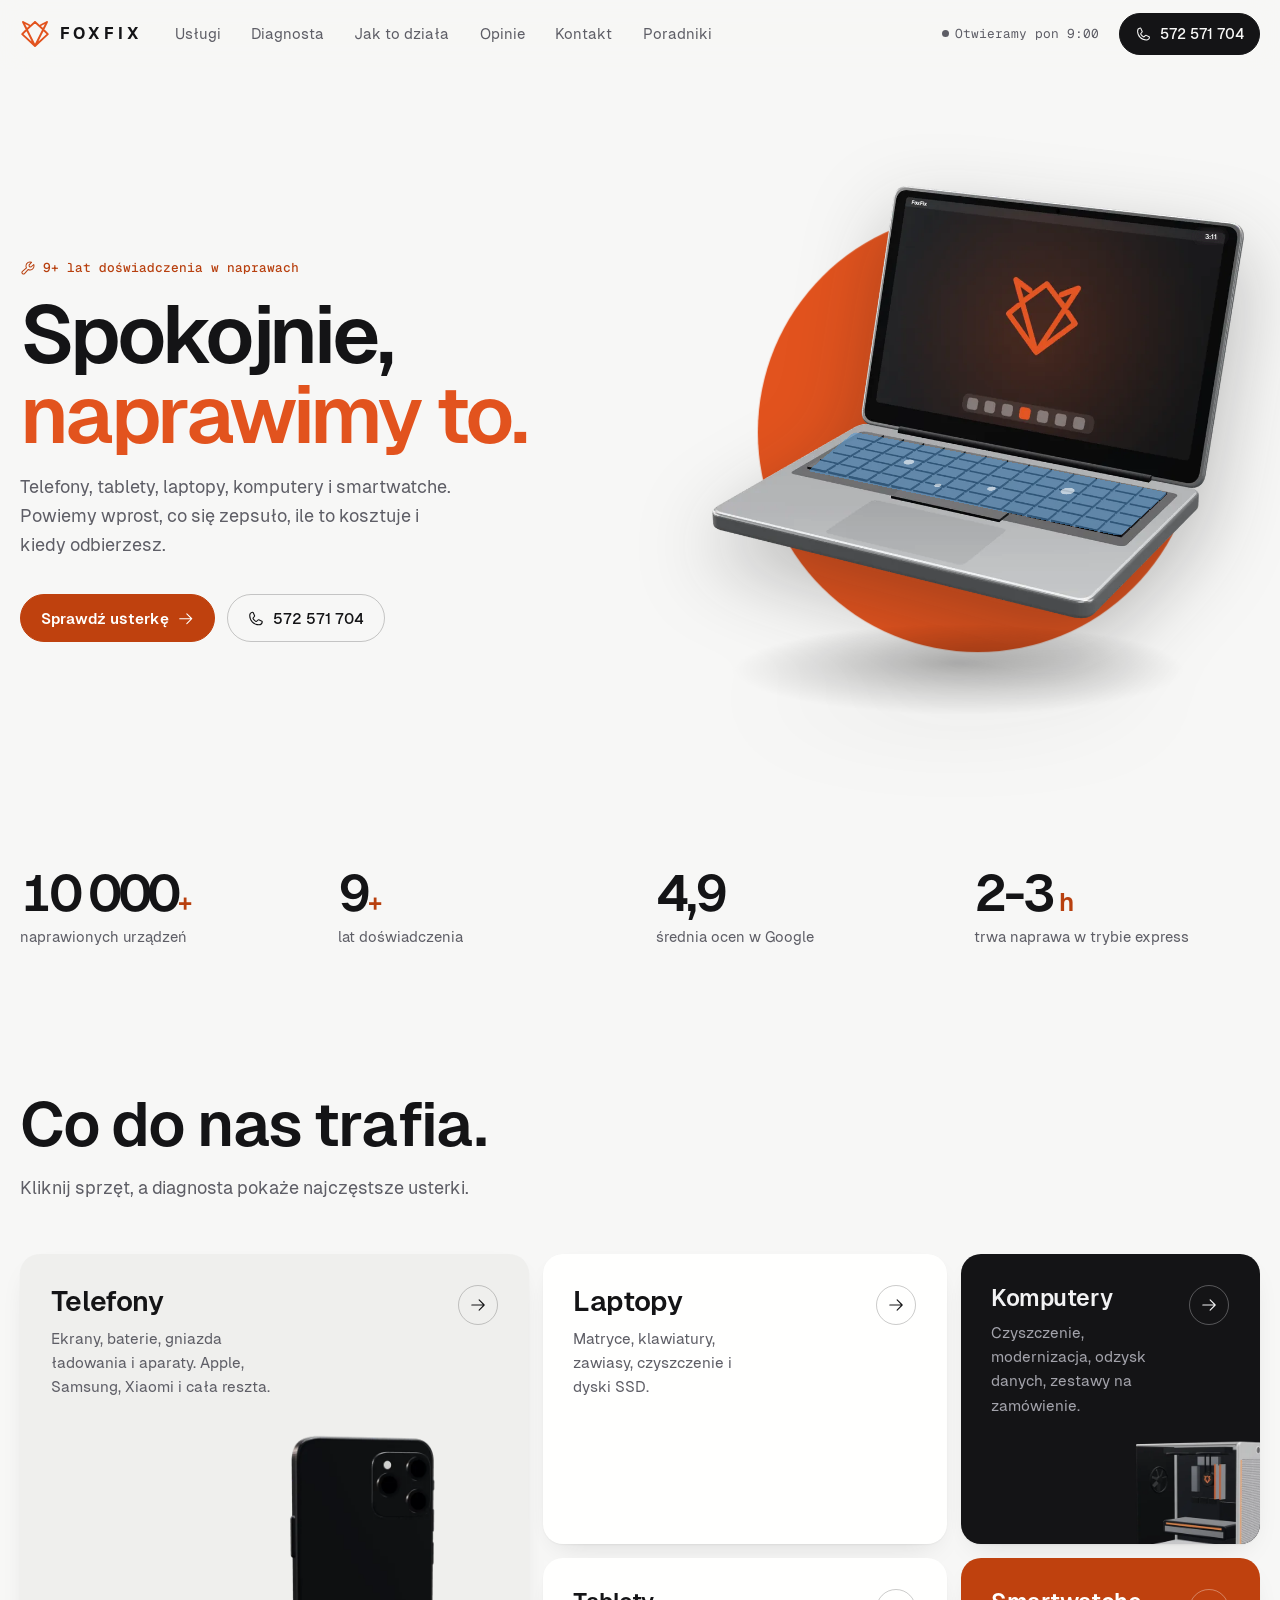
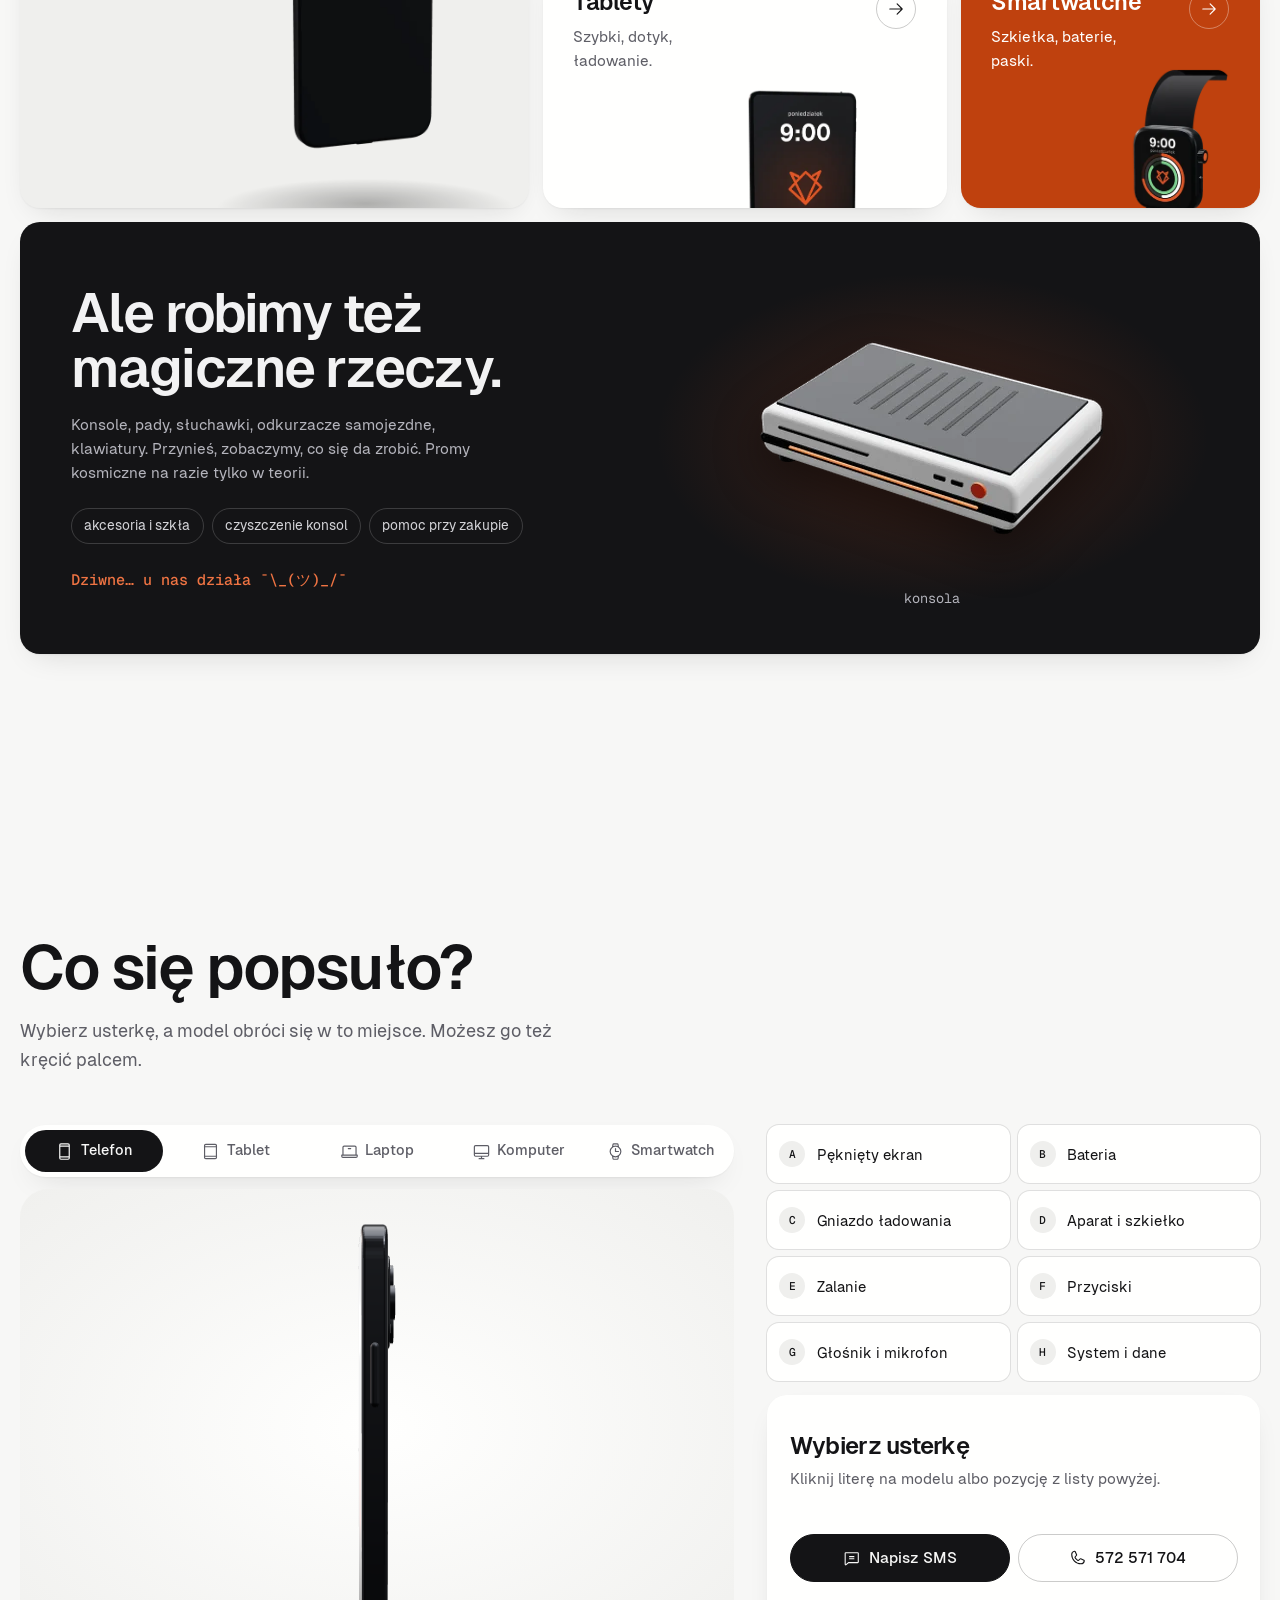
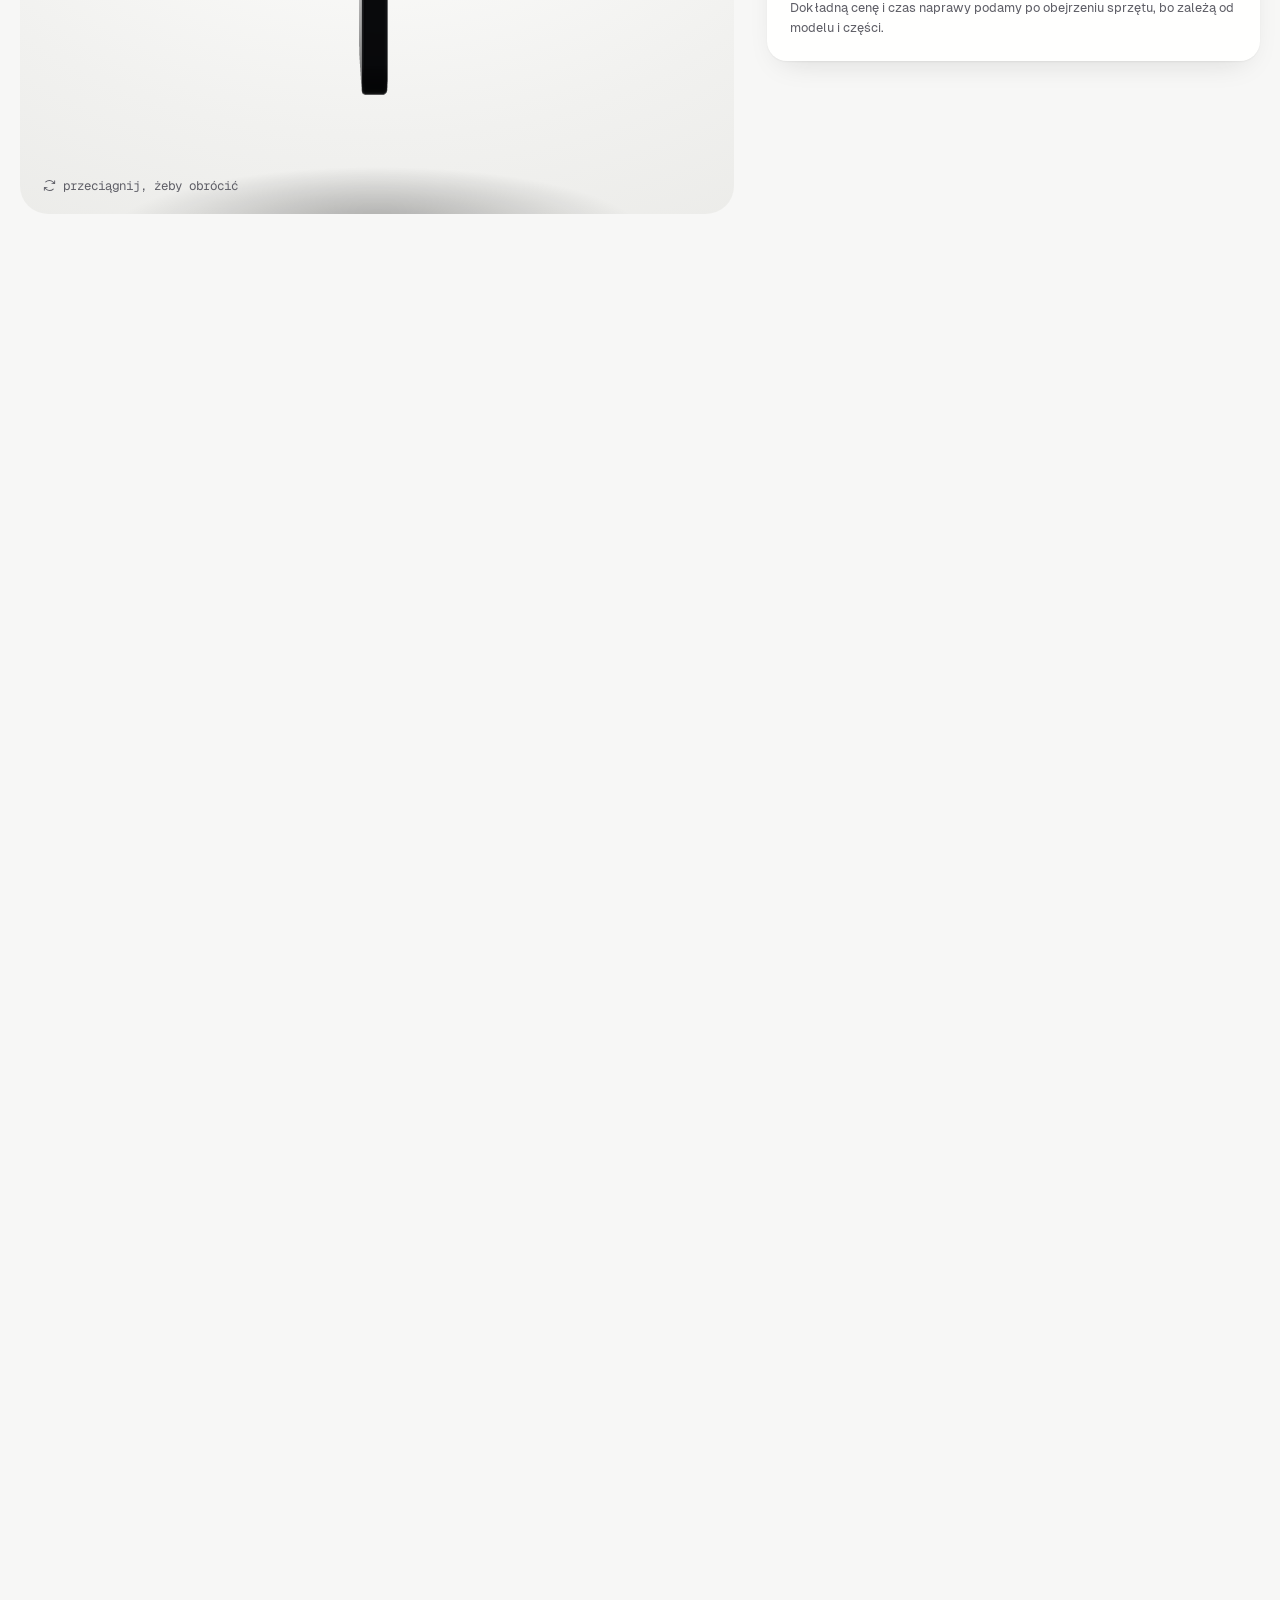
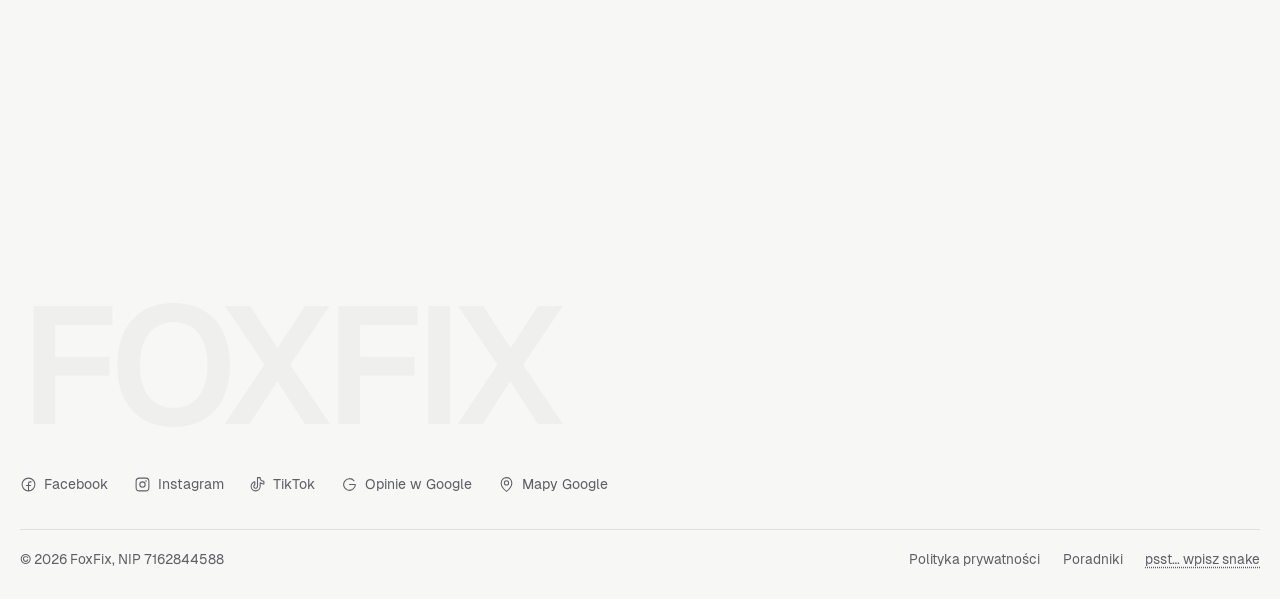
<file: index.html>
<!doctype html>
<html lang="pl">
<head>
<meta charset="utf-8">
<meta name="viewport" content="width=device-width, initial-scale=1">
<title>FoxFix | Serwis telefonów, laptopów, PC i smartwatchy w Kurowie</title>
<meta name="description" content="Zbity ekran, słaba bateria, zalanie albo wolny laptop? Naprawiamy telefony, laptopy, komputery, tablety i smartwatche w Kurowie, ul. Lubelska 21.">
<meta name="theme-color" content="#F7F7F6" media="(prefers-color-scheme: light)">
<meta name="theme-color" content="#0F0F11" media="(prefers-color-scheme: dark)">
<link rel="canonical" href="https://foxfix.it/">
<meta property="og:type" content="website">
<meta property="og:locale" content="pl_PL">
<meta property="og:site_name" content="FoxFix">
<meta property="og:url" content="https://foxfix.it/">
<meta property="og:title" content="FoxFix Kurów | Spokojnie, naprawimy to">
<meta property="og:description" content="Serwis telefonów, laptopów, komputerów, tabletów i smartwatchy. Kurów, ul. Lubelska 21, tel. 572 571 704">
<meta property="og:image" content="https://foxfix.it/img/og.jpg">
<meta property="og:image:type" content="image/jpeg">
<meta property="og:image:width" content="1200">
<meta property="og:image:height" content="630">
<meta property="og:image:alt" content="FoxFix, serwis telefonów i laptopów w Kurowie: Spokojnie, naprawimy to.">
<meta name="twitter:card" content="summary_large_image">
<meta name="twitter:title" content="FoxFix Kurów | Spokojnie, naprawimy to">
<meta name="twitter:description" content="Serwis telefonów, laptopów, komputerów, tabletów i smartwatchy. Kurów, ul. Lubelska 21, tel. 572 571 704">
<meta name="twitter:image" content="https://foxfix.it/img/og.jpg">
<link rel="icon" href="favicon.png" type="image/png">
<script>
(()=>{const I={telefon:['telefon-przod',299,599,46],tablet:['tablet',355,710,62],laptop:['laptop',500,1000,96],zegarek:['zegarek',350,701,64],pc:['pc',376,753,74]},K=Object.keys(I);let k;
try{k=sessionStorage.getItem('fx-dev');if(!I[k]){const last=localStorage.getItem('fx-dev-last');const pool=K.filter(x=>x!==last);k=pool[Math.random()*pool.length|0];sessionStorage.setItem('fx-dev',k);localStorage.setItem('fx-dev-last',k)}}catch(e){k=K[Math.random()*K.length|0]}
window.FX_K=k;const [n,sw,w,p]=I[k],l=document.createElement('link');l.rel='preload';l.as='image';l.fetchPriority='high';l.imageSrcset='img/'+n+'-s.webp '+sw+'w, img/'+n+'.webp '+w+'w';l.imageSizes='(max-width:900px) '+Math.round(p*3.4)+'px, '+Math.round(p*6.2)+'px';document.head.append(l)})();
</script>
<link rel="preload" href="fonts/geist-sans-latin-600-normal.woff2" as="font" type="font/woff2" crossorigin><link rel="preload" href="fonts/geist-sans-latin-400-normal.woff2" as="font" type="font/woff2" crossorigin>
<link rel="stylesheet" href="css/base.css">
<script type="application/ld+json">
{"@context":"https://schema.org","@type":"ElectronicsStore","name":"FoxFix","slogan":"Spokojnie, naprawimy to","url":"https://foxfix.it/","image":"https://foxfix.it/img/og.jpg","telephone":"+48572571704","vatID":"7162844588",
"address":{"@type":"PostalAddress","streetAddress":"ul. Lubelska 21","postalCode":"24-170","addressLocality":"Kurów","addressCountry":"PL"},
"openingHoursSpecification":[{"@type":"OpeningHoursSpecification","dayOfWeek":"Monday","opens":"09:00","closes":"19:00"},{"@type":"OpeningHoursSpecification","dayOfWeek":["Tuesday","Wednesday","Thursday"],"opens":"09:00","closes":"17:00"}],
"aggregateRating":{"@type":"AggregateRating","ratingValue":"4.9","bestRating":"5"},
"sameAs":["https://www.facebook.com/foxfixserwis","https://www.instagram.com/foxfixserwis/","https://www.tiktok.com/@foxfixserwis","https://share.google/2t6wbJfJ9yxMKVWvH"]}
</script>
<link rel="stylesheet" href="css/index.css">
<noscript><style>.dev{width:46%;aspect-ratio:599/1200}</style></noscript>
</head>
<body>
<svg xmlns="http://www.w3.org/2000/svg" style="position:absolute;width:0;height:0;overflow:hidden" aria-hidden="true" focusable="false"><symbol id="fox" viewBox="-5 -5 110 110"><path fill="none" stroke="currentColor" stroke-width="7" stroke-linecap="round" stroke-linejoin="round" d="M6 6 50 94 94 6M6 6l22 11M94 6 72 17M50 6 19.6 33.3M50 6l30.4 27.3M15.5 38 3 50.5 50 94M84.5 38 97 50.5 50 94"/></symbol><symbol id="i-phone" viewBox="0 0 256 256"><g fill="currentColor"><path d="M176,16H80A24,24,0,0,0,56,40V216a24,24,0,0,0,24,24h96a24,24,0,0,0,24-24V40A24,24,0,0,0,176,16ZM72,64H184V192H72Zm8-32h96a8,8,0,0,1,8,8v8H72V40A8,8,0,0,1,80,32Zm96,192H80a8,8,0,0,1-8-8v-8H184v8A8,8,0,0,1,176,224Z"/></g></symbol><symbol id="i-tablet" viewBox="0 0 256 256"><g fill="currentColor"><path d="M192,24H64A24,24,0,0,0,40,48V208a24,24,0,0,0,24,24H192a24,24,0,0,0,24-24V48A24,24,0,0,0,192,24ZM56,72H200V184H56Zm8-32H192a8,8,0,0,1,8,8v8H56V48A8,8,0,0,1,64,40ZM192,216H64a8,8,0,0,1-8-8v-8H200v8A8,8,0,0,1,192,216Z"/></g></symbol><symbol id="i-laptop" viewBox="0 0 256 256"><g fill="currentColor"><path d="M232,168h-8V72a24,24,0,0,0-24-24H56A24,24,0,0,0,32,72v96H24a8,8,0,0,0-8,8v16a24,24,0,0,0,24,24H216a24,24,0,0,0,24-24V176A8,8,0,0,0,232,168ZM48,72a8,8,0,0,1,8-8H200a8,8,0,0,1,8,8v96H48ZM224,192a8,8,0,0,1-8,8H40a8,8,0,0,1-8-8v-8H224ZM152,88a8,8,0,0,1-8,8H112a8,8,0,0,1,0-16h32A8,8,0,0,1,152,88Z"/></g></symbol><symbol id="i-pc" viewBox="0 0 256 256"><g fill="currentColor"><path d="M208,40H48A24,24,0,0,0,24,64V176a24,24,0,0,0,24,24h72v16H96a8,8,0,0,0,0,16h64a8,8,0,0,0,0-16H136V200h72a24,24,0,0,0,24-24V64A24,24,0,0,0,208,40ZM48,56H208a8,8,0,0,1,8,8v80H40V64A8,8,0,0,1,48,56ZM208,184H48a8,8,0,0,1-8-8V160H216v16A8,8,0,0,1,208,184Z"/></g></symbol><symbol id="i-watch" viewBox="0 0 256 256"><g fill="currentColor"><path d="M208,128a79.94,79.94,0,0,0-32.7-64.47l-6.24-34.38A16,16,0,0,0,153.32,16H102.68A16,16,0,0,0,86.94,29.15L80.7,63.53a79.9,79.9,0,0,0,0,128.94l6.24,34.38A16,16,0,0,0,102.68,240h50.64a16,16,0,0,0,15.74-13.15l6.24-34.38A79.94,79.94,0,0,0,208,128ZM102.68,32h50.64l3.91,21.55a79.75,79.75,0,0,0-58.46,0ZM64,128a64,64,0,1,1,64,64A64.07,64.07,0,0,1,64,128Zm89.32,96H102.68l-3.91-21.55a79.75,79.75,0,0,0,58.46,0ZM120,128V88a8,8,0,0,1,16,0v32h32a8,8,0,0,1,0,16H128A8,8,0,0,1,120,128Z"/></g></symbol><symbol id="i-call" viewBox="0 0 256 256"><g fill="currentColor"><path d="M222.37,158.46l-47.11-21.11-.13-.06a16,16,0,0,0-15.17,1.4,8.12,8.12,0,0,0-.75.56L134.87,160c-15.42-7.49-31.34-23.29-38.83-38.51l20.78-24.71c.2-.25.39-.5.57-.77a16,16,0,0,0,1.32-15.06l0-.12L97.54,33.64a16,16,0,0,0-16.62-9.52A56.26,56.26,0,0,0,32,80c0,79.4,64.6,144,144,144a56.26,56.26,0,0,0,55.88-48.92A16,16,0,0,0,222.37,158.46ZM176,208A128.14,128.14,0,0,1,48,80,40.2,40.2,0,0,1,82.87,40a.61.61,0,0,0,0,.12l21,47L83.2,111.86a6.13,6.13,0,0,0-.57.77,16,16,0,0,0-1,15.7c9.06,18.53,27.73,37.06,46.46,46.11a16,16,0,0,0,15.75-1.14,8.44,8.44,0,0,0,.74-.56L168.89,152l47,21.05h0s.08,0,.11,0A40.21,40.21,0,0,1,176,208Z"/></g></symbol><symbol id="i-sms" viewBox="0 0 256 256"><g fill="currentColor"><path d="M216,48H40A16,16,0,0,0,24,64V224a15.85,15.85,0,0,0,9.24,14.5A16.13,16.13,0,0,0,40,240a15.89,15.89,0,0,0,10.25-3.78l.09-.07L83,208H216a16,16,0,0,0,16-16V64A16,16,0,0,0,216,48ZM40,224h0ZM216,192H80a8,8,0,0,0-5.23,1.95L40,224V64H216ZM88,112a8,8,0,0,1,8-8h64a8,8,0,0,1,0,16H96A8,8,0,0,1,88,112Zm0,32a8,8,0,0,1,8-8h64a8,8,0,1,1,0,16H96A8,8,0,0,1,88,144Z"/></g></symbol><symbol id="i-send" viewBox="0 0 256 256"><g fill="currentColor"><path d="M237.33,106.21,61.41,41l-.16-.05A16,16,0,0,0,40.9,61.25a1,1,0,0,0,.05.16l65.26,175.92A15.77,15.77,0,0,0,121.28,248h.3a15.77,15.77,0,0,0,15-11.29l.06-.2,21.84-78,78-21.84.2-.06a16,16,0,0,0,.62-30.38ZM149.84,144.3a8,8,0,0,0-5.54,5.54L121.3,232l-.06-.17L56,56l175.82,65.22.16.06Z"/></g></symbol><symbol id="i-pin" viewBox="0 0 256 256"><g fill="currentColor"><path d="M128,64a40,40,0,1,0,40,40A40,40,0,0,0,128,64Zm0,64a24,24,0,1,1,24-24A24,24,0,0,1,128,128Zm0-112a88.1,88.1,0,0,0-88,88c0,31.4,14.51,64.68,42,96.25a254.19,254.19,0,0,0,41.45,38.3,8,8,0,0,0,9.18,0A254.19,254.19,0,0,0,174,200.25c27.45-31.57,42-64.85,42-96.25A88.1,88.1,0,0,0,128,16Zm0,206c-16.53-13-72-60.75-72-118a72,72,0,0,1,144,0C200,161.23,144.53,209,128,222Z"/></g></symbol><symbol id="i-arrow" viewBox="0 0 256 256"><g fill="currentColor"><path d="M221.66,133.66l-72,72a8,8,0,0,1-11.32-11.32L196.69,136H40a8,8,0,0,1,0-16H196.69L138.34,61.66a8,8,0,0,1,11.32-11.32l72,72A8,8,0,0,1,221.66,133.66Z"/></g></symbol><symbol id="i-arrow-ur" viewBox="0 0 256 256"><g fill="currentColor"><path d="M200,64V168a8,8,0,0,1-16,0V83.31L69.66,197.66a8,8,0,0,1-11.32-11.32L172.69,72H88a8,8,0,0,1,0-16H192A8,8,0,0,1,200,64Z"/></g></symbol><symbol id="i-star-f" viewBox="0 0 256 256"><g fill="currentColor"><path d="M234.29,114.85l-45,38.83L203,211.75a16.4,16.4,0,0,1-24.5,17.82L128,198.49,77.47,229.57A16.4,16.4,0,0,1,53,211.75l13.76-58.07-45-38.83A16.46,16.46,0,0,1,31.08,86l59-4.76,22.76-55.08a16.36,16.36,0,0,1,30.27,0l22.75,55.08,59,4.76a16.46,16.46,0,0,1,9.37,28.86Z"/></g></symbol><symbol id="i-wrench" viewBox="0 0 256 256"><g fill="currentColor"><path d="M226.76,69a8,8,0,0,0-12.84-2.88l-40.3,37.19-17.23-3.7-3.7-17.23,37.19-40.3A8,8,0,0,0,187,29.24,72,72,0,0,0,88,96,72.34,72.34,0,0,0,94,124.94L33.79,177c-.15.12-.29.26-.43.39a32,32,0,0,0,45.26,45.26c.13-.13.27-.28.39-.42L131.06,162A72,72,0,0,0,232,96,71.56,71.56,0,0,0,226.76,69ZM160,152a56.14,56.14,0,0,1-27.07-7,8,8,0,0,0-9.92,1.77L67.11,211.51a16,16,0,0,1-22.62-22.62L109.18,133a8,8,0,0,0,1.77-9.93,56,56,0,0,1,58.36-82.31l-31.2,33.81a8,8,0,0,0-1.94,7.1L141.83,108a8,8,0,0,0,6.14,6.14l26.35,5.66a8,8,0,0,0,7.1-1.94l33.81-31.2A56.06,56.06,0,0,1,160,152Z"/></g></symbol><symbol id="i-shield" viewBox="0 0 256 256"><g fill="currentColor"><path d="M208,40H48A16,16,0,0,0,32,56v56c0,52.72,25.52,84.67,46.93,102.19,23.06,18.86,46,25.26,47,25.53a8,8,0,0,0,4.2,0c1-.27,23.91-6.67,47-25.53C198.48,196.67,224,164.72,224,112V56A16,16,0,0,0,208,40Zm0,72c0,37.07-13.66,67.16-40.6,89.42A129.3,129.3,0,0,1,128,223.62a128.25,128.25,0,0,1-38.92-21.81C61.82,179.51,48,149.3,48,112l0-56,160,0ZM82.34,141.66a8,8,0,0,1,11.32-11.32L112,148.69l50.34-50.35a8,8,0,0,1,11.32,11.32l-56,56a8,8,0,0,1-11.32,0Z"/></g></symbol><symbol id="i-chat" viewBox="0 0 256 256"><g fill="currentColor"><path d="M140,128a12,12,0,1,1-12-12A12,12,0,0,1,140,128ZM84,116a12,12,0,1,0,12,12A12,12,0,0,0,84,116Zm88,0a12,12,0,1,0,12,12A12,12,0,0,0,172,116Zm60,12A104,104,0,0,1,79.12,219.82L45.07,231.17a16,16,0,0,1-20.24-20.24l11.35-34.05A104,104,0,1,1,232,128Zm-16,0A88,88,0,1,0,51.81,172.06a8,8,0,0,1,.66,6.54L40,216,77.4,203.53a7.85,7.85,0,0,1,2.53-.42,8,8,0,0,1,4,1.08A88,88,0,0,0,216,128Z"/></g></symbol><symbol id="i-ticket" viewBox="0 0 256 256"><g fill="currentColor"><path d="M232,104a8,8,0,0,0,8-8V64a16,16,0,0,0-16-16H32A16,16,0,0,0,16,64V96a8,8,0,0,0,8,8,24,24,0,0,1,0,48,8,8,0,0,0-8,8v32a16,16,0,0,0,16,16H224a16,16,0,0,0,16-16V160a8,8,0,0,0-8-8,24,24,0,0,1,0-48ZM32,167.2a40,40,0,0,0,0-78.4V64H88V192H32Zm192,0V192H104V64H224V88.8a40,40,0,0,0,0,78.4Z"/></g></symbol><symbol id="i-rotate" viewBox="0 0 256 256"><g fill="currentColor"><path d="M224,48V96a8,8,0,0,1-8,8H168a8,8,0,0,1,0-16h28.69L182.06,73.37a79.56,79.56,0,0,0-56.13-23.43h-.45A79.52,79.52,0,0,0,69.59,72.71,8,8,0,0,1,58.41,61.27a96,96,0,0,1,135,.79L208,76.69V48a8,8,0,0,1,16,0ZM186.41,183.29a80,80,0,0,1-112.47-.66L59.31,168H88a8,8,0,0,0,0-16H40a8,8,0,0,0-8,8v48a8,8,0,0,0,16,0V179.31l14.63,14.63A95.43,95.43,0,0,0,130,222.06h.53a95.36,95.36,0,0,0,67.07-27.33,8,8,0,0,0-11.18-11.44Z"/></g></symbol><symbol id="i-x" viewBox="0 0 256 256"><g fill="currentColor"><path d="M205.66,194.34a8,8,0,0,1-11.32,11.32L128,139.31,61.66,205.66a8,8,0,0,1-11.32-11.32L116.69,128,50.34,61.66A8,8,0,0,1,61.66,50.34L128,116.69l66.34-66.35a8,8,0,0,1,11.32,11.32L139.31,128Z"/></g></symbol><symbol id="i-fb" viewBox="0 0 256 256"><g fill="currentColor"><path d="M128,24A104,104,0,1,0,232,128,104.11,104.11,0,0,0,128,24Zm8,191.63V152h24a8,8,0,0,0,0-16H136V112a16,16,0,0,1,16-16h16a8,8,0,0,0,0-16H152a32,32,0,0,0-32,32v24H96a8,8,0,0,0,0,16h24v63.63a88,88,0,1,1,16,0Z"/></g></symbol><symbol id="i-ig" viewBox="0 0 256 256"><g fill="currentColor"><path d="M128,80a48,48,0,1,0,48,48A48.05,48.05,0,0,0,128,80Zm0,80a32,32,0,1,1,32-32A32,32,0,0,1,128,160ZM176,24H80A56.06,56.06,0,0,0,24,80v96a56.06,56.06,0,0,0,56,56h96a56.06,56.06,0,0,0,56-56V80A56.06,56.06,0,0,0,176,24Zm40,152a40,40,0,0,1-40,40H80a40,40,0,0,1-40-40V80A40,40,0,0,1,80,40h96a40,40,0,0,1,40,40ZM192,76a12,12,0,1,1-12-12A12,12,0,0,1,192,76Z"/></g></symbol><symbol id="i-tt" viewBox="0 0 256 256"><g fill="currentColor"><path d="M224,72a48.05,48.05,0,0,1-48-48,8,8,0,0,0-8-8H128a8,8,0,0,0-8,8V156a20,20,0,1,1-28.57-18.08A8,8,0,0,0,96,130.69V88a8,8,0,0,0-9.4-7.88C50.91,86.48,24,119.1,24,156a76,76,0,0,0,152,0V116.29A103.25,103.25,0,0,0,224,128a8,8,0,0,0,8-8V80A8,8,0,0,0,224,72Zm-8,39.64a87.19,87.19,0,0,1-43.33-16.15A8,8,0,0,0,160,102v54a60,60,0,0,1-120,0c0-25.9,16.64-49.13,40-57.6v27.67A36,36,0,1,0,136,156V32h24.5A64.14,64.14,0,0,0,216,87.5Z"/></g></symbol><symbol id="i-check" viewBox="0 0 256 256"><g fill="currentColor"><path d="M229.66,77.66l-128,128a8,8,0,0,1-11.32,0l-56-56a8,8,0,0,1,11.32-11.32L96,188.69,218.34,66.34a8,8,0,0,1,11.32,11.32Z"/></g></symbol><symbol id="i-plus" viewBox="0 0 256 256"><g fill="currentColor"><path d="M224,128a8,8,0,0,1-8,8H136v80a8,8,0,0,1-16,0V136H40a8,8,0,0,1,0-16h80V40a8,8,0,0,1,16,0v80h80A8,8,0,0,1,224,128Z"/></g></symbol><symbol id="i-google" viewBox="0 0 256 256"><g fill="currentColor"><path d="M224,128a96,96,0,1,1-21.95-61.09,8,8,0,1,1-12.33,10.18A80,80,0,1,0,207.6,136H128a8,8,0,0,1,0-16h88A8,8,0,0,1,224,128Z"/></g></symbol><symbol id="i-search" viewBox="0 0 256 256"><g fill="currentColor"><path d="M229.66,218.34l-50.07-50.06a88.11,88.11,0,1,0-11.31,11.31l50.06,50.07a8,8,0,0,0,11.32-11.32ZM40,112a72,72,0,1,1,72,72A72.08,72.08,0,0,1,40,112Z"/></g></symbol></svg>
<a class="skip" href="#main">Przejdź do treści</a>
<header class="top" id="top">
<nav class="wrap nav" aria-label="Główna">
<a class="logo" href="#" aria-label="FoxFix, strona główna"><svg aria-hidden="true"><use href="#fox"/></svg><b>FOXFIX</b></a>
<ul>
<li><a href="#uslugi">Usługi</a></li>
<li><a href="#diagnosta">Diagnosta</a></li>
<li><a href="#proces">Jak to działa</a></li>
<li><a href="#opinie">Opinie</a></li>
<li><a href="#kontakt">Kontakt</a></li>
<li><a href="wiedza/">Poradniki</a></li>
</ul>
<div class="nav-r">
<a class="status" id="status" href="#godziny" aria-live="polite"><i></i><span>Sprawdzam godziny</span></a>
<a class="btn btn--ink" href="tel:+48572571704" aria-label="Zadzwoń: 572 571 704"><svg class="ico" aria-hidden="true"><use href="#i-call"/></svg><span>572&nbsp;571&nbsp;704</span></a>
</div>
</nav>
</header>
<main id="main">
<section class="hero">
<div class="wrap hero-grid">
<div class="hero-in">
<p class="kicker" style="--d:0"><svg aria-hidden="true"><use href="#i-wrench"/></svg>9+ lat doświadczenia w naprawach</p>
<h1 style="--d:1">Spokojnie,<br><em>naprawimy to.</em></h1>
<p class="lead" style="--d:2">Telefony, tablety, laptopy, komputery i smartwatche. Powiemy wprost, co się zepsuło, ile to kosztuje i kiedy odbierzesz.</p>
<div class="cta" style="--d:3">
<a class="btn btn--fox" href="#diagnosta">Sprawdź usterkę <svg class="ico go" aria-hidden="true"><use href="#i-arrow"/></svg></a>
<a class="btn" href="tel:+48572571704"><svg class="ico" aria-hidden="true"><use href="#i-call"/></svg>572&nbsp;571&nbsp;704</a>
</div>
</div>
<div class="hero-vis">
<span class="disc" aria-hidden="true"></span>
<div class="dev" id="dev"></div>
<script src="js/hero.js" defer></script>
<noscript><img class="dev-ns" src="img/telefon-przod.webp" width="599" height="1200" alt="Telefon na stole serwisowym FoxFix"></noscript>
<span class="done" id="done" aria-hidden="true"><svg><use href="#i-check"/></svg><span>Naprawione</span></span>
</div>
</div>
</section>
<section class="nums" aria-label="FoxFix w liczbach">
<div class="wrap">
<dl>
<div class="rv" style="--d:0"><dt>naprawionych urządzeń</dt><dd>10 000<small>+</small></dd></div>
<div class="rv" style="--d:1"><dt>lat doświadczenia</dt><dd>9<small>+</small></dd></div>
<div class="rv" style="--d:2"><dt>średnia ocen w Google</dt><dd>4,9</dd></div>
<div class="rv" style="--d:3"><dt>trwa naprawa w trybie express</dt><dd>2-3<small> h</small></dd></div>
</dl>
</div>
</section>
<section class="services cv" id="uslugi" style="padding-top:clamp(40px,6vw,72px)">
<div class="wrap">
<h2 class="rv">Co do nas trafia.</h2>
<p class="lead rv">Kliknij sprzęt, a diagnosta pokaże najczęstsze usterki.</p>
<div class="bento">
<a class="tile t-phone rv" href="#diagnosta" data-go="telefon">
<h3>Telefony</h3><p>Ekrany, baterie, gniazda ładowania i aparaty. Apple, Samsung, Xiaomi i cała reszta.</p>
<span class="go" aria-hidden="true"><svg><use href="#i-arrow"/></svg></span>
<img src="img/telefon-tyl-s.webp" srcset="img/telefon-tyl-s.webp 336w, img/telefon-tyl.webp 672w" sizes="(max-width:560px) 60vw, 340px" width="672" height="900" alt="" loading="lazy" decoding="async">
</a>
<a class="tile t-laptop rv" href="#diagnosta" data-go="laptop" style="--d:1">
<h3>Laptopy</h3><p>Matryce, klawiatury, zawiasy, czyszczenie i dyski SSD.</p>
<span class="go" aria-hidden="true"><svg><use href="#i-arrow"/></svg></span>
<img src="img/laptop-s.webp" srcset="img/laptop-s.webp 500w, img/laptop.webp 1000w" sizes="(max-width:560px) 64vw, 300px" width="1000" height="995" alt="" loading="lazy" decoding="async">
</a>
<a class="tile t-pc rv" href="#diagnosta" data-go="pc" style="--d:2">
<h3>Komputery</h3><p>Czyszczenie, modernizacja, odzysk danych, zestawy na zamówienie.</p>
<span class="go" aria-hidden="true"><svg><use href="#i-arrow"/></svg></span>
<img src="img/pc-s.webp" srcset="img/pc-s.webp 376w, img/pc.webp 753w" sizes="(max-width:560px) 40vw, 180px" width="753" height="900" alt="" loading="lazy" decoding="async">
</a>
<a class="tile t-tablet rv" href="#diagnosta" data-go="tablet" style="--d:3">
<h3>Tablety</h3><p>Szybki, dotyk, ładowanie.</p>
<span class="go" aria-hidden="true"><svg><use href="#i-arrow"/></svg></span>
<img src="img/tablet-s.webp" srcset="img/tablet-s.webp 355w, img/tablet.webp 710w" sizes="(max-width:560px) 46vw, 160px" width="710" height="900" alt="" loading="lazy" decoding="async">
</a>
<a class="tile t-watch rv" href="#diagnosta" data-go="zegarek" style="--d:4">
<h3>Smartwatche</h3><p>Szkiełka, baterie, paski.</p>
<span class="go" aria-hidden="true"><svg><use href="#i-arrow"/></svg></span>
<img src="img/zegarek-s.webp" srcset="img/zegarek-s.webp 350w, img/zegarek.webp 701w" sizes="(max-width:560px) 54vw, 170px" width="701" height="900" alt="" loading="lazy" decoding="async">
</a>
<div class="tile t-magic magic rv" id="magia">
<div>
<h3>Ale robimy też magiczne rzeczy.</h3>
<p>Konsole, pady, słuchawki, odkurzacze samojezdne, klawiatury. Przynieś, zobaczymy, co się da zrobić. Promy kosmiczne na razie tylko w teorii.</p>
<ul aria-label="Robimy też"><li>akcesoria i szkła</li><li>czyszczenie konsol</li><li>pomoc przy zakupie</li></ul>
<p class="slogan">Dziwne… u nas działa ¯\_(ツ)_/¯</p>
</div>
<div class="wand" id="wand" role="group" aria-label="Przykładowe rzeczy, które naprawiamy. Kliknij, żeby zobaczyć kolejną.">
<img src="img/magic/console.webp" data-n="konsola" width="360" height="209" alt="" loading="lazy" decoding="async">
<img src="img/magic/vacuum.webp" data-n="odkurzacz samojezdny" width="360" height="229" alt="" loading="lazy" decoding="async">
<img src="img/magic/headphones.webp" data-n="słuchawki" width="360" height="350" alt="" loading="lazy" decoding="async">
<img src="img/magic/gamepad.webp" data-n="pad do konsoli" width="360" height="189" alt="" loading="lazy" decoding="async">
<img src="img/magic/keyboard.webp" data-n="klawiatura" width="360" height="198" alt="" loading="lazy" decoding="async">
<img src="img/magic/shuttle.webp" data-n="prom kosmiczny (wycena przy ladzie, parking od zaplecza)" width="360" height="208" alt="" loading="lazy" decoding="async">
<span class="cap" id="wand-cap" aria-live="polite"></span>
</div>
</div>
</div>
</div>
</section>
<section class="diag" id="diagnosta">
<div class="wrap">
<h2 class="rv">Co się popsuło?</h2>
<p class="lead rv">Wybierz usterkę, a model obróci się w to miejsce. Możesz go też kręcić palcem.</p>
<div class="diag-grid">
<div>
<div class="seg" role="tablist" aria-label="Rodzaj sprzętu" id="tabs"></div>
<div class="stage" id="stage">
<canvas id="gl" aria-label="Interaktywny model 3D urządzenia" role="img"></canvas>
<div class="loader" id="loader"><svg aria-hidden="true"><use id="loader-ico" href="#i-phone"/></svg><span>Wczytuję model 3D</span></div>
<svg class="leader" id="leader" aria-hidden="true"></svg>
<div class="pins" id="pins"></div>
<div class="callout" id="callout" hidden><small id="co-l">A</small><b id="co-t"></b></div>
<span class="hint"><svg aria-hidden="true"><use href="#i-rotate"/></svg>przeciągnij, żeby obrócić</span>
</div>
</div>
<div>
<ul class="issues" id="issues" aria-label="Usterki"></ul>
<div class="ticket" aria-live="polite">
<h3 id="k-iss">Wybierz usterkę</h3>
<p class="desc" id="k-desc">Kliknij literę na modelu albo pozycję z listy powyżej.</p>
<div class="ticket-a">
<a class="btn btn--ink" id="k-sms" href="sms:+48572571704"><svg class="ico" aria-hidden="true"><use href="#i-sms"/></svg>Napisz SMS</a>
<a class="btn" href="tel:+48572571704"><svg class="ico" aria-hidden="true"><use href="#i-call"/></svg>572&nbsp;571&nbsp;704</a>
</div>
<p class="note">Dokładną cenę i czas naprawy podamy po obejrzeniu sprzętu, bo zależą od modelu i części.</p>
</div>
</div>
</div>
</div>
</section>
<section class="cv" id="proces">
<div class="wrap proc">
<div class="proc-h">
<h2 class="rv">Od przyjęcia do odbioru.</h2>
<p class="lead rv">Bez czarowania i bez niespodzianek na rachunku. Zawsze wiesz, co się dzieje z Twoim sprzętem.</p>
</div>
<ol class="steps">
<li class="rv"><span class="ic"><svg aria-hidden="true"><use href="#i-ticket"/></svg></span><div><h3>Przynosisz</h3><p>Zostawiasz sprzęt w naszym punkcie i dostajesz potwierdzenie z numerem zlecenia.</p></div></li>
<li class="rv"><span class="ic"><svg aria-hidden="true"><use href="#i-search"/></svg></span><div><h3>Diagnozujemy</h3><p>Szybkie obejrzenie przy ladzie jest za darmo. Pełna diagnoza kosztuje 50 zł i odliczamy ją od naprawy.</p></div></li>
<li class="rv"><span class="ic"><svg aria-hidden="true"><use href="#i-chat"/></svg></span><div><h3>Decydujesz</h3><p>Mówimy co, ile i kiedy. Jeśli się nie opłaca, też to usłyszysz.</p></div></li>
<li class="rv"><span class="ic"><svg aria-hidden="true"><use href="#i-wrench"/></svg></span><div><h3>Naprawiamy</h3><p>Dobre części i porządne narzędzia. Spieszy Ci się? W trybie express najpierw zamawiamy części, potem umawiamy termin i naprawa trwa zwykle 2-3 godziny.</p></div></li>
<li class="rv"><span class="ic"><svg aria-hidden="true"><use href="#i-shield"/></svg></span><div><h3>Odbierasz</h3><p>Sprawdzamy sprzęt razem z Tobą. Standardowo dostajesz miesiąc gwarancji (poza bateriami i zalaniami), a przy reklamacjach zawsze się dogadamy.</p></div></li>
</ol>
</div>
</section>
<section class="cv" id="opinie" style="padding-top:0">
<div class="wrap">
<h2 class="rv" style="margin-bottom:clamp(2rem,4vw,3rem)">Co mówią klienci.</h2>
<div class="rev">
<figure class="big-q rv" style="margin:0">
<blockquote>„Polecam z całego serca. Nie raz życie mojego telefonu zostało uratowane, nawet po kąpieli w toalecie. W bardzo dobrych cenach można zakupić szkło, folie, etui i wiele innych rzeczy do telefonów, komputerów itp. a z resztą co ja się będę tu rozpisywać idźcie i sami zobaczcie, że warto 😉❣️”</blockquote>
<figcaption class="who"><span><b>Vero N.</b>opinia w Google</span><span class="stars" role="img" aria-label="5 na 5"><svg><use href="#i-star-f"/></svg><svg><use href="#i-star-f"/></svg><svg><use href="#i-star-f"/></svg><svg><use href="#i-star-f"/></svg><svg><use href="#i-star-f"/></svg></span></figcaption>
</figure>
<div class="rev-r">
<figure class="sm-q rv" style="margin:0;--d:1">
<blockquote>„Szczerze polecam Fox Fix!!!! Złote rączki ... fachowiec - jednym słowem. Miałam przyjemność odwiedzić salon niejednokrotnie z telefonami i laptopem. Wszystkie usługi wykonane expresowo, zawsze przedstawione opcje napraw do wyboru, również szeroki wybór szkieł ochronnych. Ceny za usługi niższe niż w sąsiednim mieście :)”</blockquote>
<figcaption class="who"><span><b>Ewelina P.</b>opinia w Google</span><span class="stars" role="img" aria-label="5 na 5"><svg><use href="#i-star-f"/></svg><svg><use href="#i-star-f"/></svg><svg><use href="#i-star-f"/></svg><svg><use href="#i-star-f"/></svg><svg><use href="#i-star-f"/></svg></span></figcaption>
</figure>
<figure class="sm-q rv" style="margin:0;--d:2">
<blockquote>„Zdecydowanie polecam !!! Sympatyczna obsługa, szybkie terminy i dobre ceny. Super, że mamy taki serwis w naszej miejscowości :) 10/10”</blockquote>
<figcaption class="who"><span><b>A.J.</b>opinia w Google</span><span class="stars" role="img" aria-label="5 na 5"><svg><use href="#i-star-f"/></svg><svg><use href="#i-star-f"/></svg><svg><use href="#i-star-f"/></svg><svg><use href="#i-star-f"/></svg><svg><use href="#i-star-f"/></svg></span></figcaption>
</figure>
<div class="g-score rv" style="--d:3"><div><b>4,9</b> <span>na 5 w Google</span></div><a class="btn" href="https://share.google/2t6wbJfJ9yxMKVWvH" target="_blank" rel="noopener">Wszystkie opinie <svg class="ico go" aria-hidden="true"><use href="#i-arrow-ur"/></svg></a></div>
</div>
</div>
</div>
</section>
<section class="faq cv" id="faq" style="padding-top:0">
<div class="wrap faq-grid">
<div><h2 class="rv">Zanim zapytasz.</h2>
<p class="lead">Nie ma tu Twojego pytania? Zajrzyj do poradników, a jak dalej nie wiesz, po prostu zadzwoń.</p>
<div class="cta"><a class="btn" href="wiedza/">Poradniki <svg class="ico go" aria-hidden="true"><use href="#i-arrow"/></svg></a></div>
</div>
<div class="rv">
<details><summary>Macie też akcesoria?<svg aria-hidden="true"><use href="#i-plus"/></svg></summary><p>Tak, oprócz serwisu prowadzimy sprzedaż akcesoriów: kable, ładowarki, uchwyty, folie i szkła ochronne. Folię mamy na każdy model telefonu, jaki jest na rynku.</p><p>Nasz hit to folia matowa. Już na Ciebie czeka.</p></details>
<details><summary>Stracę dane podczas naprawy?<svg aria-hidden="true"><use href="#i-plus"/></svg></summary><p>W 99% przypadków nie. Zwykłe naprawy nie wymagają czyszczenia pamięci. Wyjątki to poważne awarie płyty głównej, problemy z systemem i blokady hasłem, a o takim ryzyku zawsze mówimy przed rozpoczęciem pracy. Zdarza się to rzadko, ale kopia zapasowa nigdy nie zaszkodzi.</p></details>
<details><summary>Jak wygląda naprawa?<svg aria-hidden="true"><use href="#i-plus"/></svg></summary><p><b>Standardowo:</b> zostawiasz sprzęt w serwisie, my robimy resztę i dzwonimy od razu, gdy jest gotowy.</p><p><b>Express:</b> nie chcesz się rozstawać z urządzeniem? Najpierw zamawiamy części, a gdy dotrą, umawiamy konkretny termin. Naprawa trwa wtedy zwykle 2-3 godziny i odbierasz sprzęt tego samego dnia.</p></details>
<details><summary>Dajecie gwarancję?<svg aria-hidden="true"><use href="#i-plus"/></svg></summary><p>Standardowo miesiąc, ale nie trzymamy się sztywno papierków. Mamy dobre układy z hurtowniami, więc do reklamacji podchodzimy luźno i po stronie klienta. Coś nie gra? Daj znać, dogadamy się. Gwarancja nie obejmuje tylko baterii i sprzętu po kontakcie z cieczą.</p></details>
<details><summary>Doradzicie przy zakupie nowego sprzętu?<svg aria-hidden="true"><use href="#i-plus"/></svg></summary><p>Jasne. Widzieliśmy od środka tysiące urządzeń, więc wiemy, co jest solidnie zbudowane, a co tylko ładnie wygląda w reklamie. Nie jesteśmy handlowcami, tylko serwisantami, więc podpowiemy uczciwie: technika i wytrzymałość, a nie marketingowe sztuczki.</p></details>
<details><summary>Naprawiacie tylko telefony i komputery?<svg aria-hidden="true"><use href="#i-plus"/></svg></summary><p>To nasza codzienność, ale lubimy wyzwania. Lista dziwnych zleceń ciągle rośnie: były już piloty samochodowe, a nawet mata grzewcza dla żółwia.</p><p>Masz coś nietypowego? Przynieś, sprawdzimy, co da się zrobić. A jeśli temat wymaga bardzo wąskiej specjalizacji, nie zostawimy Cię z problemem, tylko polecimy sprawdzonych ludzi.</p></details>
</div>
</div>
</section>
<section class="contact cv" id="kontakt" style="padding-top:0">
<div class="wrap">
<p class="kicker rv"><svg aria-hidden="true"><use href="#i-pin"/></svg>Kurów, Lubelska 21</p>
<h2 class="rv" style="margin-bottom:clamp(2rem,4vw,3rem)">Wpadnij albo zadzwoń.</h2>
<div class="ct">
<div class="ct-l rv">
<div>
<a class="phone-big" href="tel:+48572571704">572&nbsp;571&nbsp;704</a>
<p class="addr">ul. Lubelska 21, 24-170 Kurów<small>Parking na posesji.</small></p>
</div>
<div class="hours-box" id="godziny"><dl class="hours" id="hours">
<dt data-d="1">Poniedziałek</dt><dd data-d="1">9:00-19:00</dd>
<dt data-d="2">Wtorek</dt><dd data-d="2">9:00-17:00</dd>
<dt data-d="3">Środa</dt><dd data-d="3">9:00-17:00</dd>
<dt data-d="4">Czwartek</dt><dd data-d="4">9:00-17:00</dd>
<dt data-d="5">Piątek do niedzieli</dt><dd data-d="5">zamknięte</dd>
</dl></div>
<div class="ct-a">
<a class="btn btn--ink" href="tel:+48572571704"><svg class="ico" aria-hidden="true"><use href="#i-call"/></svg>Zadzwoń</a>
<div class="socials">
<a href="https://www.facebook.com/foxfixserwis" target="_blank" rel="noopener" aria-label="Facebook"><svg aria-hidden="true"><use href="#i-fb"/></svg></a>
<a href="https://www.instagram.com/foxfixserwis/" target="_blank" rel="noopener" aria-label="Instagram"><svg aria-hidden="true"><use href="#i-ig"/></svg></a>
<a href="https://www.tiktok.com/@foxfixserwis" target="_blank" rel="noopener" aria-label="TikTok"><svg aria-hidden="true"><use href="#i-tt"/></svg></a>
</div>
</div>
</div>
<div class="map rv" style="--d:1">
<iframe title="Mapa dojazdu do FoxFix, ul. Lubelska 21, Kurów" src="https://www.google.com/maps?q=FoxFix%2C+Lubelska+21%2C+24-170+Kur%C3%B3w&amp;z=16&amp;output=embed" loading="lazy" referrerpolicy="no-referrer-when-downgrade"></iframe>
<a class="btn btn--fox nav-btn" href="https://maps.app.goo.gl/vqJfizRezmTTjqvH7" target="_blank" rel="noopener"><svg class="ico" aria-hidden="true"><use href="#i-send"/></svg>Nawiguj do FoxFix</a>
</div>
</div>
</div>
</section>
</main>
<footer class="foot">
<div class="wrap">
<p class="foot-word" aria-hidden="true"></p>
<nav class="foot-soc" aria-label="FoxFix w sieci">
<a href="https://www.facebook.com/foxfixserwis" target="_blank" rel="noopener"><svg aria-hidden="true"><use href="#i-fb"/></svg>Facebook</a>
<a href="https://www.instagram.com/foxfixserwis/" target="_blank" rel="noopener"><svg aria-hidden="true"><use href="#i-ig"/></svg>Instagram</a>
<a href="https://www.tiktok.com/@foxfixserwis" target="_blank" rel="noopener"><svg aria-hidden="true"><use href="#i-tt"/></svg>TikTok</a>
<a href="https://share.google/2t6wbJfJ9yxMKVWvH" target="_blank" rel="noopener"><svg aria-hidden="true"><use href="#i-google"/></svg>Opinie w Google</a>
<a href="https://maps.app.goo.gl/vqJfizRezmTTjqvH7" target="_blank" rel="noopener"><svg aria-hidden="true"><use href="#i-pin"/></svg>Mapy Google</a>
</nav>
<div class="foot-row">
<span>© <span id="yr">2026</span> FoxFix, NIP 7162844588</span>
<nav aria-label="Stopka"><a href="polityka-prywatnosci.html">Polityka prywatności</a> <a href="wiedza/">Poradniki</a> <button class="egg" id="egg-btn" type="button">psst… wpisz snake</button></nav>
</div>
</div>
</footer>
<dialog class="fon" id="fon" aria-label="FoxFon, gra w węża">
<div class="fon-in">
<canvas id="fon-c" role="img" aria-label="Telefon FoxFon z grą w węża. Steruj strzałkami albo klawiszami 2, 4, 6, 8."></canvas>
<span class="fon-load" id="fon-load">Włączam telefon…</span>
<button class="fon-x" id="fon-x" type="button" aria-label="Zamknij"><svg aria-hidden="true"><use href="#i-x"/></svg></button>
<p class="fon-hint">Strzałki albo 2, 4, 6, 8. Enter albo 5 to OK, Backspace to wstecz, P to pauza. Na telefonie przesuwaj palcem albo klikaj klawisze.</p>
</div>
</dialog>
<script src="js/main.js" defer></script>
</body>
</html>
</file>
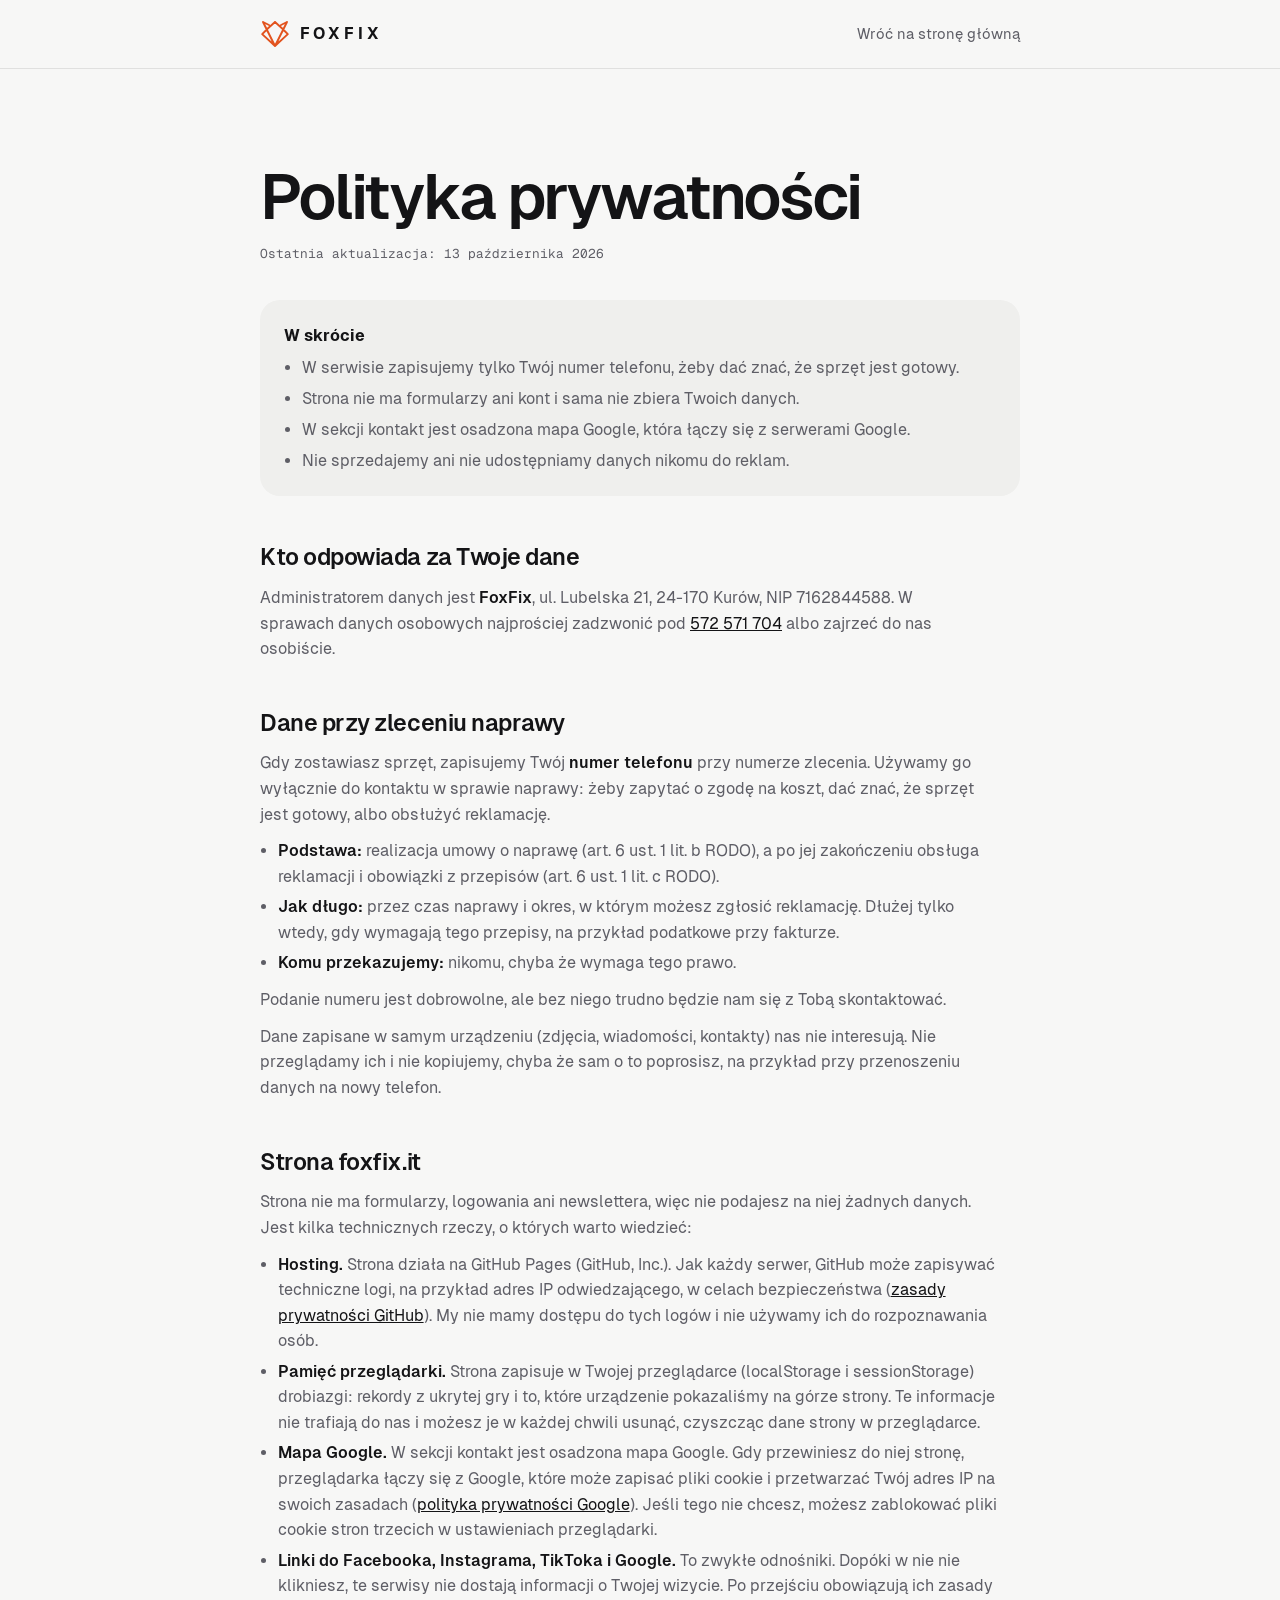
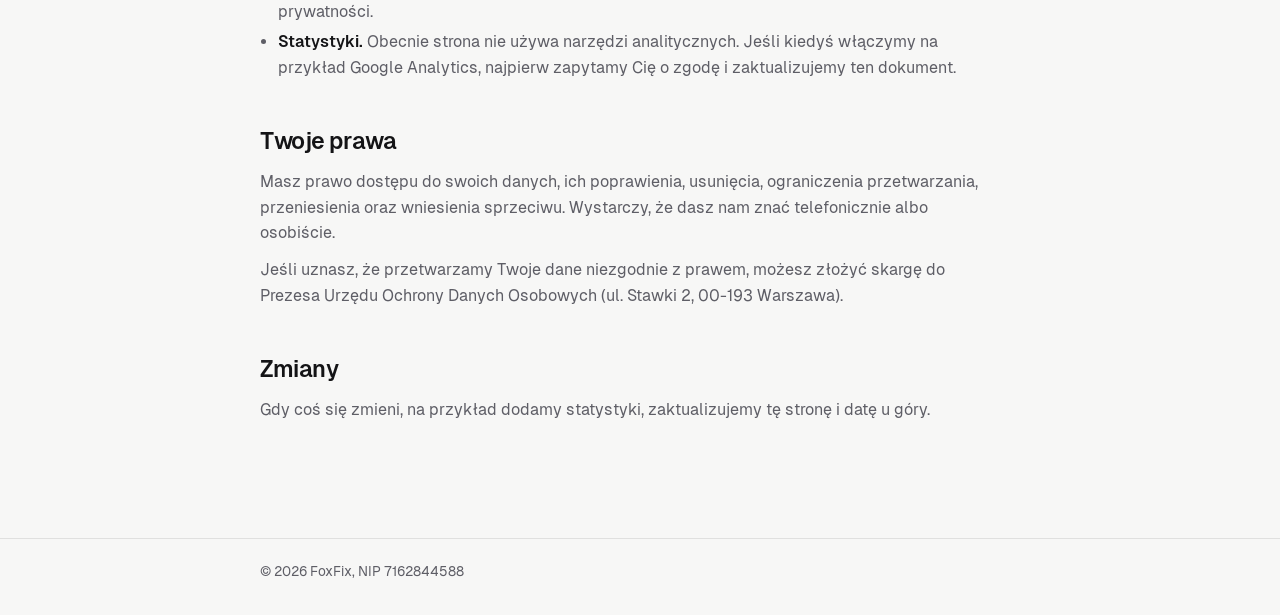
<file: polityka-prywatnosci.html>
<!doctype html>
<html lang="pl">
<head>
<meta charset="utf-8">
<meta name="viewport" content="width=device-width, initial-scale=1">
<title>Polityka prywatności | FoxFix Kurów</title>
<meta name="description" content="Jakie dane zbiera serwis FoxFix w Kurowie i strona foxfix.it, po co i jak długo je trzymamy. Krótko i po ludzku.">
<meta name="theme-color" content="#F7F7F6" media="(prefers-color-scheme: light)">
<meta name="theme-color" content="#0F0F11" media="(prefers-color-scheme: dark)">
<link rel="canonical" href="https://foxfix.it/polityka-prywatnosci.html">
<meta property="og:type" content="website">
<meta property="og:locale" content="pl_PL">
<meta property="og:site_name" content="FoxFix">
<meta property="og:url" content="https://foxfix.it/polityka-prywatnosci.html">
<meta property="og:title" content="Polityka prywatności | FoxFix Kurów">
<meta property="og:description" content="Jakie dane zbiera serwis FoxFix w Kurowie i strona foxfix.it, po co i jak długo je trzymamy. Krótko i po ludzku.">
<meta property="og:image" content="https://foxfix.it/img/og.jpg">
<meta property="og:image:type" content="image/jpeg">
<meta property="og:image:width" content="1200">
<meta property="og:image:height" content="630">
<meta property="og:image:alt" content="FoxFix, serwis telefonów i laptopów w Kurowie: Spokojnie, naprawimy to.">
<meta name="twitter:card" content="summary_large_image">
<meta name="twitter:title" content="Polityka prywatności | FoxFix Kurów">
<meta name="twitter:description" content="Jakie dane zbiera serwis FoxFix w Kurowie i strona foxfix.it, po co i jak długo je trzymamy. Krótko i po ludzku.">
<meta name="twitter:image" content="https://foxfix.it/img/og.jpg">
<link rel="icon" href="favicon.png" type="image/png">
<link rel="preload" href="fonts/geist-sans-latin-600-normal.woff2" as="font" type="font/woff2" crossorigin><link rel="preload" href="fonts/geist-sans-latin-400-normal.woff2" as="font" type="font/woff2" crossorigin>
<link rel="stylesheet" href="css/base.css">
<link rel="stylesheet" href="css/polityka.css">
</head>
<body>
<header class="top">
<nav class="wrap nav" aria-label="Główna">
<a class="logo" href="./" aria-label="FoxFix, strona główna"><svg aria-hidden="true"><use href="#fox"/></svg><b>FOXFIX</b></a>
<a class="back" href="./">Wróć na stronę główną</a>
</nav>
</header>
<main class="wrap">
<h1>Polityka prywatności</h1>
<p class="upd">Ostatnia aktualizacja: 13 października 2026</p>
<div class="tldr">
<b>W skrócie</b>
<ul>
<li>W serwisie zapisujemy tylko Twój numer telefonu, żeby dać znać, że sprzęt jest gotowy.</li>
<li>Strona nie ma formularzy ani kont i sama nie zbiera Twoich danych.</li>
<li>W sekcji kontakt jest osadzona mapa Google, która łączy się z serwerami Google.</li>
<li>Nie sprzedajemy ani nie udostępniamy danych nikomu do reklam.</li>
</ul>
</div>
<h2>Kto odpowiada za Twoje dane</h2>
<p>Administratorem danych jest <strong>FoxFix</strong>, ul. Lubelska 21, 24-170 Kurów, NIP 7162844588. W sprawach danych osobowych najprościej zadzwonić pod <a href="tel:+48572571704">572&nbsp;571&nbsp;704</a> albo zajrzeć do nas osobiście.</p>
<h2>Dane przy zleceniu naprawy</h2>
<p>Gdy zostawiasz sprzęt, zapisujemy Twój <strong>numer telefonu</strong> przy numerze zlecenia. Używamy go wyłącznie do kontaktu w sprawie naprawy: żeby zapytać o zgodę na koszt, dać znać, że sprzęt jest gotowy, albo obsłużyć reklamację.</p>
<ul>
<li><strong>Podstawa:</strong> realizacja umowy o naprawę (art. 6 ust. 1 lit. b RODO), a po jej zakończeniu obsługa reklamacji i obowiązki z przepisów (art. 6 ust. 1 lit. c RODO).</li>
<li><strong>Jak długo:</strong> przez czas naprawy i okres, w którym możesz zgłosić reklamację. Dłużej tylko wtedy, gdy wymagają tego przepisy, na przykład podatkowe przy fakturze.</li>
<li><strong>Komu przekazujemy:</strong> nikomu, chyba że wymaga tego prawo.</li>
</ul>
<p>Podanie numeru jest dobrowolne, ale bez niego trudno będzie nam się z Tobą skontaktować.</p>
<p>Dane zapisane w samym urządzeniu (zdjęcia, wiadomości, kontakty) nas nie interesują. Nie przeglądamy ich i nie kopiujemy, chyba że sam o to poprosisz, na przykład przy przenoszeniu danych na nowy telefon.</p>
<h2>Strona foxfix.it</h2>
<p>Strona nie ma formularzy, logowania ani newslettera, więc nie podajesz na niej żadnych danych. Jest kilka technicznych rzeczy, o których warto wiedzieć:</p>
<ul>
<li><strong>Hosting.</strong> Strona działa na GitHub Pages (GitHub, Inc.). Jak każdy serwer, GitHub może zapisywać techniczne logi, na przykład adres IP odwiedzającego, w celach bezpieczeństwa (<a href="https://docs.github.com/pl/site-policy/privacy-policies/github-general-privacy-statement" target="_blank" rel="noopener">zasady prywatności GitHub</a>). My nie mamy dostępu do tych logów i nie używamy ich do rozpoznawania osób.</li>
<li><strong>Pamięć przeglądarki.</strong> Strona zapisuje w Twojej przeglądarce (localStorage i sessionStorage) drobiazgi: rekordy z ukrytej gry i to, które urządzenie pokazaliśmy na górze strony. Te informacje nie trafiają do nas i możesz je w każdej chwili usunąć, czyszcząc dane strony w przeglądarce.</li>
<li><strong>Mapa Google.</strong> W sekcji kontakt jest osadzona mapa Google. Gdy przewiniesz do niej stronę, przeglądarka łączy się z Google, które może zapisać pliki cookie i przetwarzać Twój adres IP na swoich zasadach (<a href="https://policies.google.com/privacy?hl=pl" target="_blank" rel="noopener">polityka prywatności Google</a>). Jeśli tego nie chcesz, możesz zablokować pliki cookie stron trzecich w ustawieniach przeglądarki.</li>
<li><strong>Linki do Facebooka, Instagrama, TikToka i Google.</strong> To zwykłe odnośniki. Dopóki w nie nie klikniesz, te serwisy nie dostają informacji o Twojej wizycie. Po przejściu obowiązują ich zasady prywatności.</li>
<li><strong>Statystyki.</strong> Obecnie strona nie używa narzędzi analitycznych. Jeśli kiedyś włączymy na przykład Google Analytics, najpierw zapytamy Cię o zgodę i zaktualizujemy ten dokument.</li>
</ul>
<h2>Twoje prawa</h2>
<p>Masz prawo dostępu do swoich danych, ich poprawienia, usunięcia, ograniczenia przetwarzania, przeniesienia oraz wniesienia sprzeciwu. Wystarczy, że dasz nam znać telefonicznie albo osobiście.</p>
<p>Jeśli uznasz, że przetwarzamy Twoje dane niezgodnie z prawem, możesz złożyć skargę do Prezesa Urzędu Ochrony Danych Osobowych (ul. Stawki 2, 00-193 Warszawa).</p>
<h2>Zmiany</h2>
<p>Gdy coś się zmieni, na przykład dodamy statystyki, zaktualizujemy tę stronę i datę u góry.</p>
</main>
<footer class="foot">
<div class="wrap">© 2026 FoxFix, NIP 7162844588</div>
</footer>
<svg xmlns="http://www.w3.org/2000/svg" style="position:absolute;width:0;height:0;overflow:hidden" aria-hidden="true" focusable="false"><symbol id="fox" viewBox="-5 -5 110 110"><path fill="none" stroke="currentColor" stroke-width="7" stroke-linecap="round" stroke-linejoin="round" d="M6 6 50 94 94 6M6 6l22 11M94 6 72 17M50 6 19.6 33.3M50 6l30.4 27.3M15.5 38 3 50.5 50 94M84.5 38 97 50.5 50 94"/></symbol></svg>
</body>
</html>
</file>
<file: css/base.css>
@font-face{font-family:"Geist";font-style:normal;font-weight:400;font-display:swap;src:url(../fonts/geist-sans-latin-400-normal.woff2)format("woff2")}@font-face{font-family:"Geist";font-style:normal;font-weight:500;font-display:swap;src:url(../fonts/geist-sans-latin-500-normal.woff2)format("woff2")}@font-face{font-family:"Geist";font-style:normal;font-weight:600;font-display:swap;src:url(../fonts/geist-sans-latin-600-normal.woff2)format("woff2")}@font-face{font-family:"Geist";font-style:normal;font-weight:700;font-display:swap;src:url(../fonts/geist-sans-latin-700-normal.woff2)format("woff2")}@font-face{font-family:"Geist Mono";font-style:normal;font-weight:400;font-display:swap;src:url(../fonts/geist-mono-latin-400-normal.woff2)format("woff2");unicode-range:U+0000-00FF,U+0131,U+0152-0153,U+02BB-02BC,U+02C6,U+02DA,U+02DC,U+0304,U+0308,U+0329,U+2000-206F,U+20AC,U+2122,U+2191,U+2193,U+2212,U+2215,U+FEFF,U+FFFD}@font-face{font-family:"Geist Mono";font-style:normal;font-weight:400;font-display:swap;src:url(../fonts/geist-mono-latin-ext-400-normal.woff2)format("woff2");unicode-range:U+0100-02BA,U+02BD-02C5,U+02C7-02CC,U+02CE-02D7,U+02DD-02FF,U+1E00-1E9F,U+20A0-20C0,U+2C60-2C7F,U+A720-A7FF}@font-face{font-family:"Geist Mono";font-style:normal;font-weight:500;font-display:swap;src:url(../fonts/geist-mono-latin-500-normal.woff2)format("woff2");unicode-range:U+0000-00FF,U+0131,U+0152-0153,U+02BB-02BC,U+02C6,U+02DA,U+02DC,U+0304,U+0308,U+0329,U+2000-206F,U+20AC,U+2122,U+2191,U+2193,U+2212,U+2215,U+FEFF,U+FFFD}@font-face{font-family:"Geist Mono";font-style:normal;font-weight:500;font-display:swap;src:url(../fonts/geist-mono-latin-ext-500-normal.woff2)format("woff2");unicode-range:U+0100-02BA,U+02BD-02C5,U+02C7-02CC,U+02CE-02D7,U+02DD-02FF,U+1E00-1E9F,U+20A0-20C0,U+2C60-2C7F,U+A720-A7FF}@font-face{font-family:"Geist Fallback";src:local("Arial");size-adjust:104%;ascent-override:92%;descent-override:24%;line-gap-override:0%}:root{color-scheme:light dark;--fox:#E2531E;--fox-d:#B8400F;--fox-l:#F07443;--on-fox:#FFFFFE;--fox-btn:#BF410E;--fox-btn-h:#A3360A;--bg:#F7F7F6;--surface:#FFFFFE;--surface-2:#EFEFED;--ink:#141416;--ink-2:#3A3A3F;--mute:#5E5E66;--line:rgba(20,20,22,.10);--line-2:rgba(20,20,22,.22);--ok:#23864A;--shadow:0 1px 2px rgba(20,20,22,.05),0 12px 32px -16px rgba(20,20,22,.18);--stage:radial-gradient(120% 90% at 50% 38%,#FFFFFE 0,#F1F1EF 55%,#E8E8E5 100%);--paper:var(--bg);--paper-2:var(--surface-2);--white:var(--surface);--line-3:var(--line-2);--lcd:#A3BFA0;--lcd-d:#2F3E2D;--kraft:#C9A57B;--kraft-d:#9C7650;--kraft-l:#DCC3A3;--tile-dark:#141416;--r-sm:12px;--r:20px;--r-lg:28px;--ff-d:"Geist","Geist Fallback",ui-sans-serif,system-ui,sans-serif;--ff-m:"Geist Mono",ui-monospace,Menlo,monospace;--ease:cubic-bezier(.16,1,.3,1);--noise:url("data:image/svg+xml,%3Csvg xmlns='http://www.w3.org/2000/svg' width='180' height='180'%3E%3Cfilter id='n'%3E%3CfeTurbulence type='fractalNoise' baseFrequency='.85' numOctaves='3' stitchTiles='stitch'/%3E%3CfeColorMatrix values='0 0 0 0 .32 0 0 0 0 .22 0 0 0 0 .12 0 0 0 .55 0'/%3E%3C/filter%3E%3Crect width='100%25' height='100%25' filter='url(%23n)'/%3E%3C/svg%3E");--fibers:url("data:image/svg+xml,%3Csvg xmlns='http://www.w3.org/2000/svg' width='240' height='240'%3E%3Cg stroke='%237a5a36' stroke-opacity='.18' stroke-width='.6' fill='none'%3E%3Cpath d='M12 30q20 3 34-2M150 40q14 6 30 2M60 120q18-4 30 3M190 150q10 8 26 6M30 200q16 4 30-3M120 210q14-5 28 1M100 70q8 6 20 4M200 90q6 10 18 12'/%3E%3C/g%3E%3C/svg%3E")}@media (prefers-color-scheme:dark){:root:not([data-theme=light]){color-scheme:dark;--bg:#0F0F11;--surface:#17171A;--surface-2:#202024;--ink:#F2F2F3;--ink-2:#CFCFD4;--mute:#9B9BA4;--line:rgba(242,242,243,.09);--line-2:rgba(242,242,243,.2);--ok:#4CC27A;--fox-d:#F07443;--shadow:0 1px 2px rgba(0,0,0,.3),0 16px 40px -18px rgba(0,0,0,.7);--stage:radial-gradient(120% 90% at 50% 38%,#26262B 0,#18181B 55%,#111113 100%);--tile-dark:#1C1C20}}:root[data-theme=dark]{color-scheme:dark;--bg:#0F0F11;--surface:#17171A;--surface-2:#202024;--ink:#F2F2F3;--ink-2:#CFCFD4;--mute:#9B9BA4;--line:rgba(242,242,243,.09);--line-2:rgba(242,242,243,.2);--ok:#4CC27A;--fox-d:#F07443;--shadow:0 1px 2px rgba(0,0,0,.3),0 16px 40px -18px rgba(0,0,0,.7);--stage:radial-gradient(120% 90% at 50% 38%,#26262B 0,#18181B 55%,#111113 100%);--tile-dark:#1C1C20}*,::before,::after{box-sizing:border-box}html{-webkit-tap-highlight-color:transparent;scrollbar-color:color-mix(in srgb,var(--ink) 28%,transparent) transparent;scrollbar-width:thin}::-webkit-scrollbar{width:10px;height:10px}::-webkit-scrollbar-track{background:0 0}::-webkit-scrollbar-thumb{background:color-mix(in srgb,var(--ink) 24%,transparent);border-radius:999px;border:2px solid var(--bg)}::-webkit-scrollbar-thumb:hover{background:var(--fox-btn)}::selection{background:var(--fox-btn);color:#fff}canvas{-webkit-user-select:none;user-select:none;-webkit-touch-callout:none}html{-webkit-text-size-adjust:100%;scroll-behavior:smooth}html,body{overflow-x:clip}body{margin:0;background:var(--bg);color:var(--ink);font:400 1rem/1.6 var(--ff-d);-webkit-font-smoothing:antialiased;text-rendering:optimizeLegibility}img,svg{display:block;max-width:100%}a{color:inherit}button{font:inherit;color:inherit;cursor:pointer}:focus-visible{outline:2px solid var(--fox);outline-offset:3px;border-radius:8px}.ico{width:1.15em;height:1.15em;flex:none}.kraft{background-color:var(--kraft);background-image:var(--fibers),var(--noise)}.mono{font-family:var(--ff-m)}.btn{display:inline-flex;align-items:center;justify-content:center;gap:.55em;min-height:48px;padding:.7em 1.3em;border:1px solid var(--line-2);border-radius:999px;background:0 0;font:500 .95rem/1 var(--ff-d);text-decoration:none;color:var(--ink);white-space:nowrap;transition:background .25s var(--ease),color .25s var(--ease),border-color .25s var(--ease),transform .15s var(--ease)}.btn:hover{border-color:var(--ink)}.btn:active{transform:scale(.98)}.btn--fox{background:var(--fox-btn);border-color:var(--fox-btn);color:var(--on-fox);font-weight:600}.btn--fox:hover{background:var(--fox-btn-h);border-color:var(--fox-btn-h);color:var(--on-fox)}.btn--ink{background:var(--ink);border-color:var(--ink);color:var(--bg)}.btn--ink:hover{background:var(--ink-2);border-color:var(--ink-2)}.btn--ghost{background:0 0}.btn .ico{transition:transform .25s var(--ease)}.btn:hover .ico.go{transform:translateX(3px)}.tag{display:inline-flex;align-items:center;gap:.4em;padding:.2em .65em;border:1px solid currentColor;border-radius:999px;font:500 .72rem/1.4 var(--ff-m)}.stamp{display:inline-block;padding:.35em .8em;border:3px solid var(--fox-d);border-radius:8px;color:var(--fox-d);font:500 .85rem/1 var(--ff-m);letter-spacing:.1em;text-transform:uppercase;transform:rotate(-8deg);opacity:.9}.sr-only{position:absolute!important;width:1px;height:1px;overflow:hidden;clip:rect(0 0 0 0);white-space:nowrap}@media (prefers-reduced-motion:reduce){*,::before,::after{animation-duration:.01ms!important;animation-iteration-count:1!important;transition-duration:.01ms!important;scroll-behavior:auto!important}}
</file>
<file: css/index.css>
.wrap{width:min(1240px,100% - 40px);margin-inline:auto}section{position:relative;padding:clamp(80px,11vw,144px)0}h1,h2,h3{margin:0;font-weight:600;letter-spacing:-.035em;line-height:1.02;text-wrap:balance}h2{font-size:clamp(2.2rem,5vw,3.9rem)}h3{font-size:1.25rem;letter-spacing:-.02em;line-height:1.2}p{margin:0}.lead{margin-top:1.1rem;max-width:52ch;font-size:clamp(1.05rem,1.4vw,1.15rem);color:var(--mute);text-wrap:pretty}.kicker{display:inline-flex;align-items:center;gap:.55em;margin-bottom:1.2rem;font:500 .8rem/1 var(--ff-m);color:var(--fox-d)}.kicker svg{width:16px;height:16px}.skip{position:absolute;left:-999px;top:8px;z-index:100;background:var(--ink);color:var(--bg);padding:.6em 1em;border-radius:var(--r-sm)}.skip:focus{left:8px}.top{position:sticky;top:env(safe-area-inset-top,0);z-index:50;background:color-mix(in srgb,var(--bg) 82%,transparent);backdrop-filter:saturate(160%) blur(14px);-webkit-backdrop-filter:saturate(160%) blur(14px);border-bottom:1px solid transparent;transition:border-color .3s}.top.scrolled{border-bottom-color:var(--line)}.nav{display:flex;align-items:center;gap:2rem;height:68px}.logo{display:flex;align-items:center;gap:.6rem;text-decoration:none;font:600 1rem/1 var(--ff-d);letter-spacing:.24em}.logo svg{width:30px;height:30px;color:var(--fox)}.nav ul{display:flex;gap:1.9rem;list-style:none;margin:0;padding:0}.nav ul a{font-size:.93rem;text-decoration:none;color:var(--mute);transition:color .2s}.nav ul a:hover{color:var(--ink)}.nav-r{display:flex;align-items:center;gap:1.1rem;margin-left:auto}.status{display:inline-flex;align-items:center;gap:.5em;padding:.5em .2em;font:400 .8rem/1 var(--ff-m);color:var(--mute);white-space:nowrap;text-decoration:none;border-radius:8px;transition:color .2s}.status:hover{color:var(--ink)}.status i{width:7px;height:7px;border-radius:50%;background:var(--mute)}.status.open i{background:var(--ok)}.nav .btn{min-height:42px;padding:.5em 1.05em;font-size:.9rem}@media (max-width:1020px){.nav ul{display:none}}@media (max-width:560px){.nav .btn span{display:none}.nav .btn{width:44px;padding:0}.logo b{display:none}.status{font-size:.74rem}}.hero{padding:clamp(24px,4vw,56px)0 clamp(56px,7vw,88px);overflow:hidden}.hero-grid{display:grid;grid-template-columns:1.05fr .95fr;align-items:center;gap:clamp(24px,4vw,64px);min-height:min(660px,calc(100dvh - 68px - 96px))}.hero h1{font-size:clamp(3rem,6.4vw,5.6rem);letter-spacing:-.05em;line-height:.98}.hero h1 em{font-style:normal;color:var(--fox)}.hero .lead{max-width:40ch}.cta{display:flex;flex-wrap:wrap;gap:.7rem;margin-top:2.2rem}.hero-vis{position:relative;display:grid;place-items:center;aspect-ratio:1/1.05;max-height:640px;justify-self:center;width:100%}.disc{position:absolute;width:78%;aspect-ratio:1;border-radius:50%;background:var(--fox);top:50%;left:50%;translate:-50% -54%}.dev{position:relative;filter:drop-shadow(0 30px 40px rgba(20,20,22,.28))}.dev img,.dev .clk{position:absolute;inset:0;width:100%;height:100%}.dev img{object-fit:contain}.dev-ns{position:relative;width:46%;height:auto}.clk{pointer-events:none}.clk text{fill:#fff;font-family:var(--ff-d);font-weight:600;text-anchor:middle;letter-spacing:-.02em}.clk .cd{fill:#bdbdc2;font-weight:500;letter-spacing:0}.ov{position:absolute;left:0;top:0;transform-origin:0 0;pointer-events:none}.surf{position:absolute;left:0;top:0;transform-origin:0 0;overflow:hidden}.lay{position:absolute;inset:0;opacity:0;transition:opacity .35s}.lay.on{opacity:1}.lay svg{position:absolute;inset:0;width:100%;height:100%;overflow:hidden}.scan{position:absolute;left:-5%;right:-5%;top:0;height:7%;opacity:0;background:linear-gradient(transparent,var(--fox) 42%,#fff 50%,var(--fox) 58%,transparent);pointer-events:none}.lay .dim{fill:rgba(8,8,10,.82)}.lay .t{fill:#fff;font-family:var(--ff-m);font-weight:500;text-anchor:middle}.lay .t2{fill:rgba(255,255,255,.8);font-family:var(--ff-m);text-anchor:middle}@keyframes blink{50%{opacity:.25}}.s-crack path{fill:none;stroke:rgba(255,255,255,.9);stroke-width:2.4;stroke-linecap:round;stroke-dasharray:1;stroke-dashoffset:1}.s-crack.on path{animation:crack .55s cubic-bezier(.2,.8,.3,1) forwards}.s-crack .shard{fill:rgba(255,255,255,.22);stroke:rgba(255,255,255,.9);stroke-width:2}@keyframes crack{to{stroke-dashoffset:0}}.s-bat .cell{fill:none;stroke:#fff;stroke-linejoin:round}.s-bat .lvl{fill:#e2531e;animation:blink 1s steps(2) infinite}.lay .w{fill:rgba(80,150,210,.55)}.s-water.on .wave,.s-kbwater.on .wave{animation:rise 2.2s var(--ease) both}@keyframes rise{0%{translate:0 100%}}.lay .bub{fill:rgba(255,255,255,.6);animation:bub 1.6s ease-in var(--d) infinite}@keyframes bub{to{translate:0-60px;opacity:0}}.s-port .bolt{fill:#fff;animation:blink .7s steps(2) infinite}.s-port .nope{fill:none;stroke:#e2531e;stroke-width:12;stroke-linecap:round}.s-port .plug{fill:#c9cbcf;animation:plug 1.2s ease-in-out infinite}@keyframes plug{50%{translate:0 10px}}.s-touch .tap{fill:rgba(255,255,255,.18);stroke:#fff;stroke-width:3;transform-box:fill-box;transform-origin:center;animation:tap .9s ease-out forwards}@keyframes tap{0%{scale:.3;opacity:1}to{scale:1.8;opacity:0}}.s-lines.on .ln{animation:flick 1.4s steps(3) infinite}.s-lines .glitch{fill:rgba(255,255,255,.35);mix-blend-mode:overlay}@keyframes flick{40%{opacity:.6}70%{opacity:1;translate:3px 0}}.s-sys .sad,.s-sys .msg{fill:#fff;font-family:var(--ff-d);font-weight:500}.s-heat .hot{fill:rgba(190,40,10,.32);animation:blink 1.6s ease-in-out infinite}.s-heat .hw{fill:none;stroke:rgba(255,190,150,.55);stroke-width:5;stroke-linecap:round;animation:hw 1.4s linear var(--d) infinite}@keyframes hw{0%{translate:0 40px;opacity:0}40%{opacity:1}to{translate:0-60px;opacity:0}}.s-heat .card{fill:#bf410e}.lay .tt{fill:rgba(255,255,255,.85);font:500 26px var(--ff-m);text-anchor:middle}.lay .tv{fill:#fff;font:600 54px var(--ff-d);text-anchor:middle;letter-spacing:-.02em}.s-pair .ico{fill:none;stroke:#fff;stroke-width:4}.s-pair .link{stroke:#fff;stroke-width:4;stroke-dasharray:6 6;animation:dash 1s linear infinite}.s-pair .x{stroke:#e2531e;stroke-width:5;stroke-linecap:round;animation:blink .8s steps(2) infinite}@keyframes dash{to{stroke-dashoffset:-24}}.s-dust .haze{fill:rgba(160,148,124,.6)}.s-dust .glow{fill:rgba(226,83,30,.45);filter:blur(30px);animation:blink 1.4s ease-in-out infinite}.s-dust .specks circle{fill:rgba(230,220,200,.9);animation:drift 3s ease-in-out var(--d) infinite alternate}@keyframes drift{to{translate:var(--x) -40px}}.s-dust .fan{fill:rgba(40,40,44,.85)}.s-dust .bl{animation:spin .35s linear infinite}@keyframes spin{to{rotate:360deg}}.s-dust .badge{fill:#bf410e}.s-dust .tv{font-size:40px}.s-ram .dim2{fill:rgba(8,8,10,.55)}.s-ram .stick{fill:rgba(220,40,40,.35);stroke:#ff4d3d;stroke-width:4;animation:blink .5s steps(2) var(--d,0s) infinite}.s-ram .beep rect{fill:#fff}.s-ram .beep text{fill:#141416;font:600 22px var(--ff-m);text-anchor:middle}.s-ram .beep{opacity:0;animation:beep 1.35s ease-out var(--d) infinite}@keyframes beep{0%{opacity:0;scale:.6}15%{opacity:1;scale:1}70%{opacity:1}to{opacity:0;translate:0-24px}}.s-power .pwr path{fill:none;stroke:#e2531e;stroke-width:14;stroke-linecap:round;animation:blink 1.1s steps(2) infinite}.s-power .spark{fill:none;stroke:#ffd166;stroke-width:4;stroke-linecap:round;opacity:0;animation:spark .6s steps(2) var(--d) infinite}@keyframes spark{50%{opacity:1}}.done{position:absolute;left:50%;bottom:4%;translate:-50%0;display:inline-flex;align-items:center;gap:.5em;padding:.55em 1em;border-radius:999px;background:var(--surface);box-shadow:var(--shadow),0 0 0 1px var(--line);font-size:.9rem;font-weight:500;white-space:nowrap;opacity:0;scale:.9;transition:opacity .35s var(--ease),scale .35s var(--ease);pointer-events:none}.done svg{width:18px;height:18px;color:var(--ok)}.done.on{opacity:1;scale:1}@media (prefers-reduced-motion:no-preference){.hero-in>*{animation:up 1s var(--ease) both;animation-delay:calc(var(--d)*90ms)}.disc{animation:pop 1.2s var(--ease) .1s both}.dev{animation:up 1.2s var(--ease) .25s both,float 7s ease-in-out 1.5s infinite}}@keyframes up{0%{opacity:0;translate:0 24px}}@keyframes pop{0%{opacity:0;scale:.7}}@keyframes float{50%{transform:translateY(-10px) rotate(.6deg)}}@media (max-width:900px){.hero-grid{grid-template-columns:1fr;min-height:0}.hero-vis{max-width:340px;aspect-ratio:1/1;margin-top:1rem}.disc{width:84%}.hero h1{font-size:clamp(3rem,14vw,4.6rem)}}.nums{padding:0 0 clamp(40px,6vw,72px)}.nums dl{display:grid;grid-template-columns:repeat(4,1fr);gap:2rem;margin:0}.nums div{display:flex;flex-direction:column-reverse;gap:.35rem}.nums dt{color:var(--mute);font-size:.92rem}.nums dd{margin:0;font:600 clamp(2.1rem,4.4vw,3.2rem)/1 var(--ff-d);letter-spacing:-.045em;font-variant-numeric:tabular-nums}.nums dd small{font-size:.5em;letter-spacing:-.02em;color:var(--fox-d)}@media (max-width:760px){.nums dl{grid-template-columns:1fr 1fr;row-gap:1.8rem}}.bento{display:grid;grid-template-columns:repeat(12,1fr);grid-auto-rows:minmax(250px,auto);gap:14px;margin-top:clamp(2.4rem,4vw,3.4rem)}.tile{position:relative;display:flex;flex-direction:column;padding:clamp(1.4rem,2.4vw,2rem);border-radius:var(--r);text-decoration:none;overflow:hidden;background:var(--surface);box-shadow:var(--shadow);isolation:isolate;transition:transform .5s var(--ease)}.tile:hover{transform:translateY(-3px)}.tile h3{font-size:clamp(1.4rem,2.2vw,1.85rem)}.tile p{margin-top:.5rem;max-width:30ch;font-size:.95rem;color:var(--mute)}.tile .go{position:absolute;top:clamp(1.4rem,2.4vw,2rem);right:clamp(1.4rem,2.4vw,2rem);width:40px;height:40px;display:grid;place-items:center;border-radius:50%;border:1px solid var(--line-2);transition:background .3s,border-color .3s,transform .4s var(--ease)}.tile .go svg{width:18px;height:18px}.tile:hover .go{background:var(--ink);border-color:var(--ink);color:var(--bg);transform:rotate(-45deg)}.tile img{position:absolute;z-index:-1;height:auto;pointer-events:none;transition:transform .8s var(--ease)}.tile:hover img{transform:scale(1.04) translateY(-4px)}.t-phone{grid-column:span 5;grid-row:span 2;background:var(--surface-2)}.t-phone img{right:2%;bottom:-6%;width:60%}.t-phone p{max-width:24ch}.t-laptop{grid-column:span 4;min-height:290px}.t-laptop img{right:-10%;bottom:-16%;width:66%}.t-laptop p,.t-pc p{max-width:17ch}.t-pc{grid-column:span 3;background:var(--tile-dark);box-shadow:var(--shadow),inset 0 0 0 1px var(--line);color:#f2f2f3}.t-pc p{color:#a3a3ab}.t-pc .go{border-color:rgba(242,242,243,.3)}.t-pc:hover .go{background:#f2f2f3;border-color:#f2f2f3;color:#141416}.t-pc img{right:-6%;bottom:-26%;width:50%}.t-tablet{grid-column:span 4}.t-tablet img{right:16%;bottom:-30%;width:38%}.t-watch{grid-column:span 3;background:var(--fox-btn);color:var(--on-fox)}.t-watch p{color:var(--on-fox)}.t-watch .go{border-color:color-mix(in srgb,var(--on-fox) 35%,transparent)}.t-watch:hover .go{background:var(--on-fox);border-color:var(--on-fox);color:var(--fox-btn)}.t-watch img{right:-4%;bottom:-30%;width:56%}.t-tablet h3,.t-watch h3,.t-pc h3{font-size:1.45rem}.t-tablet p,.t-watch p{max-width:14ch}.t-magic{grid-column:1/-1}@media (max-width:1100px){.t-laptop img{width:60%;bottom:-12%}.t-pc img{width:54%}}@media (max-width:900px){.bento{grid-template-columns:1fr 1fr;grid-auto-rows:minmax(230px,auto)}.t-phone{grid-column:span 2;grid-row:auto;min-height:420px}.t-phone img{width:34%;right:6%;bottom:-8%}.t-watch img{width:44%;right:-6%;bottom:-24%}.t-laptop,.t-pc,.t-tablet,.t-watch{grid-column:span 1}.t-laptop img{width:62%;bottom:-14%}.t-pc img{width:46%;bottom:-24%}}@media (max-width:560px){.bento{grid-template-columns:1fr}.t-phone,.t-laptop,.t-tablet,.t-watch,.t-pc{grid-column:span 1}.t-phone img{width:52%;right:-2%}.t-laptop img{width:64%;bottom:-24%;right:-6%}.t-tablet img{width:46%;bottom:-26%}.t-watch img{width:44%;right:-6%}.t-pc img{width:36%;right:2%;bottom:-30%}}.diag-grid{display:grid;grid-template-columns:minmax(0,1.45fr) minmax(330px,1fr);gap:clamp(1.2rem,2.6vw,2.2rem);align-items:start;margin-top:clamp(2.4rem,4vw,3.2rem)}.diag-grid>div{min-width:0}.seg{display:flex;gap:4px;padding:5px;margin-bottom:12px;border-radius:999px;background:var(--surface);box-shadow:var(--shadow);overflow-x:auto;scrollbar-width:none}.seg button{flex:1;display:flex;align-items:center;justify-content:center;gap:.45em;min-height:42px;padding:.4em .85em;border:0;border-radius:999px;background:0 0;font-size:.9rem;font-weight:500;white-space:nowrap;color:var(--mute);transition:background .25s,color .25s}.seg{container-type:inline-size}.seg button svg{flex:none;width:19px;height:19px}@container (max-width:640px){.seg button svg{display:none}.seg button{padding:.4em .55em}}.seg button[aria-selected=true]{background:var(--ink);color:var(--bg)}.seg button:hover:not([aria-selected=true]){color:var(--ink)}.stage{position:relative;aspect-ratio:4/3.5;border-radius:var(--r-lg);overflow:hidden;background:var(--stage);user-select:none;-webkit-user-select:none}.stage canvas{position:absolute;inset:0;width:100%;height:100%;touch-action:pan-y;cursor:grab}.stage.grab canvas{cursor:grabbing}.hint{position:absolute;left:22px;bottom:20px;display:flex;align-items:center;gap:.5em;font:400 .78rem var(--ff-m);color:var(--mute);pointer-events:none}.hint svg{width:15px;height:15px}.leader{position:absolute;inset:0;width:100%;height:100%;pointer-events:none;overflow:visible}.leader polyline{fill:none;stroke:var(--ink);stroke-width:1;opacity:.7}.leader circle{fill:var(--ink)}.pins{position:absolute;inset:0;pointer-events:none}.pin{position:absolute;left:0;top:0;width:32px;height:32px;margin:-16px 0 0-16px;padding:0;border:0;background:0 0;pointer-events:auto;transition:opacity .3s}.pin span{display:grid;place-items:center;width:100%;height:100%;border-radius:50%;background:var(--surface);color:var(--ink);box-shadow:0 0 0 1px var(--line-2),0 6px 16px -6px rgba(0,0,0,.35);font:500 .74rem/1 var(--ff-m);transition:background .2s,color .2s,transform .3s var(--ease)}.pin:hover span,.pin.on span{background:var(--fox-btn);color:var(--on-fox);transform:scale(1.15)}.pin.hid{opacity:0;pointer-events:none}.callout{position:absolute;left:0;top:0;max-width:230px;padding:.7rem .9rem;border-radius:var(--r-sm);background:var(--surface);box-shadow:var(--shadow),0 0 0 1px var(--line);font-size:.88rem;line-height:1.35;pointer-events:none}.callout small{display:block;margin-bottom:.15rem;font:400 .74rem var(--ff-m);color:var(--mute)}.callout b{font-weight:600}.loader{position:absolute;inset:0;display:grid;place-items:center;align-content:center;gap:.9rem;text-align:center;padding:1rem;font:400 .82rem var(--ff-m);color:var(--mute);transition:opacity .5s}.loader svg{width:84px;height:84px;margin-inline:auto;opacity:.35}@media (prefers-reduced-motion:no-preference){.loader svg{animation:breathe 1.6s ease-in-out infinite}}@keyframes breathe{50%{opacity:.15}}.stage.ready .loader{opacity:0;pointer-events:none}.issues{display:grid;grid-template-columns:1fr 1fr;gap:8px;list-style:none;margin:0;padding:0}.issue{width:100%;display:flex;align-items:center;gap:.7rem;min-height:58px;padding:.6rem .75rem;border:0;border-radius:var(--r-sm);background:var(--surface);box-shadow:0 0 0 1px var(--line);text-align:left;font-size:.92rem;line-height:1.2;transition:box-shadow .25s,background .25s,transform .2s var(--ease)}.issue .l{flex:none;display:grid;place-items:center;width:26px;height:26px;border-radius:50%;background:var(--surface-2);font:500 .7rem var(--ff-m);transition:background .2s,color .2s}.issue:hover{box-shadow:0 0 0 1px var(--line-2)}.issue:active{transform:scale(.98)}.issue[aria-pressed=true]{box-shadow:0 0 0 1.5px var(--fox)}.issue[aria-pressed=true] .l,.issue:hover .l{background:var(--fox-btn);color:var(--on-fox)}.ticket{margin-top:14px;padding:1.4rem;border-radius:var(--r);background:var(--surface);box-shadow:var(--shadow)}.ticket-h{display:flex;justify-content:space-between;align-items:center;font:400 .78rem var(--ff-m);color:var(--mute)}.ticket-h svg{width:22px;height:22px;color:var(--fox)}.ticket h3{margin:.9rem 0 .4rem;font-size:1.5rem;letter-spacing:-.03em}.ticket .desc{min-height:3em;font-size:.95rem;color:var(--mute)}.ticket dl{display:grid;grid-template-columns:repeat(3,1fr);gap:1rem;margin:1.2rem 0 0;padding-top:1.1rem;border-top:1px dashed var(--line-2)}.ticket dt{font-size:.8rem;color:var(--mute)}.ticket dd{margin:.2rem 0 0;font-weight:600;font-size:1.05rem;font-variant-numeric:tabular-nums}.ticket dd.price{color:var(--fox-d)}.ticket-a{display:grid;grid-template-columns:1fr 1fr;gap:8px;margin-top:1.3rem}.ticket .note{margin-top:1rem;font-size:.8rem;color:var(--mute)}@media (max-width:980px){.diag-grid{grid-template-columns:minmax(0,1fr)}.diag-grid>div:first-child{position:sticky;top:68px;z-index:10;padding:8px 0;background:var(--bg)}.stage{aspect-ratio:auto;height:min(46vh,480px)}}@media (max-width:560px){.seg button{min-height:44px;padding:.4em .35em;font-size:.8rem}.stage{border-radius:var(--r)}.hint{display:none}.callout{max-width:160px;font-size:.8rem;padding:.5rem .7rem}.issues{grid-template-columns:1fr}}.proc{display:grid;grid-template-columns:.9fr 1.1fr;gap:clamp(2rem,6vw,6rem);align-items:start}.proc-h{position:sticky;top:110px}.steps{list-style:none;margin:0;padding:0;display:grid;gap:clamp(2.2rem,4vw,3.2rem)}.steps li{position:relative;display:grid;grid-template-columns:56px 1fr;gap:1.3rem;align-items:start}.steps li:not(:last-child)::after{content:"";position:absolute;left:27.5px;top:64px;bottom:calc(-1*clamp(2.2rem,4vw,3.2rem) + 8px);width:1px;background:var(--line-2)}.steps .ic{display:grid;place-items:center;width:56px;height:56px;border-radius:50%;background:var(--surface);box-shadow:var(--shadow)}.steps .ic svg{width:24px;height:24px}.steps li:nth-child(2) .ic{background:var(--fox-btn);color:var(--on-fox)}.steps h3{font-size:clamp(1.35rem,2.2vw,1.7rem);margin-top:.6rem}.steps p{margin-top:.45rem;color:var(--mute);max-width:44ch}@media (max-width:860px){.proc{grid-template-columns:1fr}.proc-h{position:static}}.rev{display:grid;grid-template-columns:1.25fr 1fr;gap:14px}.big-q{display:flex;flex-direction:column;justify-content:space-between;gap:2rem;padding:clamp(1.8rem,4vw,3.2rem);border-radius:var(--r-lg);background:var(--surface-2)}.big-q blockquote{margin:0;font-size:clamp(1.3rem,2.1vw,1.75rem);line-height:1.3;letter-spacing:-.02em;font-weight:500;text-wrap:pretty}.who{display:flex;align-items:center;justify-content:space-between;gap:1rem;font-size:.92rem;color:var(--mute)}.who b{display:block;color:var(--ink);font-weight:600}.stars{display:flex;gap:2px;color:var(--fox)}.stars svg{width:16px;height:16px}.rev-r{display:grid;gap:14px}.sm-q{padding:1.6rem;border-radius:var(--r);background:var(--surface);box-shadow:var(--shadow);display:flex;flex-direction:column;gap:1.2rem;justify-content:space-between}.sm-q blockquote{margin:0;font-size:1rem;line-height:1.55}.g-score{display:flex;align-items:center;justify-content:space-between;gap:1rem;flex-wrap:wrap;padding:1.4rem 1.6rem;border-radius:var(--r);box-shadow:0 0 0 1px var(--line)}.g-score b{font:600 2.2rem/1 var(--ff-d);letter-spacing:-.04em}.g-score span{color:var(--mute);font-size:.9rem}@media (max-width:860px){.rev{grid-template-columns:1fr}}.faq-grid{display:grid;grid-template-columns:.8fr 1.2fr;gap:clamp(2rem,5vw,5rem);align-items:start}.faq details{border-radius:var(--r-sm);background:var(--surface);box-shadow:0 0 0 1px var(--line);transition:box-shadow .25s}.faq details+details{margin-top:8px}.faq details[open]{box-shadow:0 0 0 1px var(--line-2)}.faq summary{display:flex;justify-content:space-between;align-items:center;gap:1rem;padding:1.15rem 1.3rem;font-weight:500;font-size:1.02rem;cursor:pointer;list-style:none}.faq summary::-webkit-details-marker{display:none}.faq summary svg{flex:none;width:18px;height:18px;transition:transform .35s var(--ease)}.faq details[open] summary svg{transform:rotate(45deg)}.faq details p{padding:0 1.3rem 1.25rem;color:var(--mute);max-width:62ch}@media (max-width:860px){.faq-grid{grid-template-columns:1fr}}.magic{display:grid;grid-template-columns:1fr 1fr;align-items:center;gap:2rem;padding:clamp(1.8rem,4vw,3.2rem);border-radius:var(--r);background:var(--tile-dark);color:#f2f2f3;overflow:hidden;box-shadow:var(--shadow),inset 0 0 0 1px var(--line)}.magic h3{font-size:clamp(2rem,4.4vw,3.4rem);letter-spacing:-.035em;line-height:1.02}.magic .wand>img{z-index:auto}.magic:hover{transform:none}.magic ul{display:flex;flex-wrap:wrap;gap:.5rem;list-style:none;margin:1.4rem 0 0;padding:0}.magic li{padding:.45em .9em;border:1px solid rgba(242,242,243,.18);border-radius:999px;font-size:.85rem;color:#d4d4d8}.magic p{margin-top:1rem;max-width:42ch;color:#b4b4bc}.magic .slogan{margin-top:1.6rem;font:500 .95rem var(--ff-m);color:var(--fox-l)}.wand{position:relative;height:clamp(240px,28vw,330px);border:0;padding:0;user-select:none;background:radial-gradient(closest-side,rgba(226,83,30,.22),transparent);border-radius:50%;cursor:pointer}.wand>img{position:absolute;inset:0;margin:auto;opacity:0;scale:.6;rotate:-12deg;transition:opacity .45s var(--ease),scale .6s var(--ease),rotate .6s var(--ease);pointer-events:none}.wand>img{max-width:72%;max-height:68%;width:auto;height:auto;filter:drop-shadow(0 18px 24px rgba(0,0,0,.45))}.wand>.on{opacity:1;scale:1;rotate:0deg;pointer-events:auto}.wand>.out{opacity:0;scale:1.25;rotate:10deg}.wand .cap{position:absolute;left:0;right:0;bottom:-4px;text-align:center;font:400 .85rem var(--ff-m);color:#b4b4bc}.spark{position:absolute;width:10px;height:10px;border-radius:50%;background:var(--fox-l);opacity:0;pointer-events:none}.wand.poof .spark{animation:spark .7s var(--ease) forwards}@keyframes spark{0%{opacity:1;translate:0 0;scale:1}to{opacity:0;translate:var(--x) var(--y);scale:.2}}@media (max-width:760px){.magic{grid-template-columns:1fr}}.contact{padding-bottom:clamp(56px,7vw,96px)}.ct{display:grid;grid-template-columns:1fr 1.1fr;gap:14px}.ct-l{display:flex;flex-direction:column;justify-content:space-between;gap:2.4rem;padding:clamp(1.6rem,3.6vw,2.8rem);border-radius:var(--r-lg);background:var(--surface);box-shadow:var(--shadow)}.phone-big{display:inline-flex;align-items:center;gap:.4em;font:600 clamp(2.2rem,5vw,3.6rem)/1 var(--ff-d);letter-spacing:-.045em;text-decoration:none;font-variant-numeric:tabular-nums;transition:color .2s}.phone-big:hover{color:var(--fox-d)}.addr{margin-top:1rem;font-size:1.05rem;color:var(--ink-2)}.addr small{display:block;margin-top:.2rem;color:var(--mute);font-size:.9rem}.hours{display:grid;grid-template-columns:auto 1fr;gap:.55rem 1.4rem;margin:0;font-size:.95rem}.hours dt{color:var(--mute)}.hours dd{margin:0;font-variant-numeric:tabular-nums}.hours .today{color:var(--ink);font-weight:600}.hours-box{margin:-.8rem;padding:.8rem;border-radius:var(--r-sm);scroll-margin-top:120px}.hours-box.flash{animation:flash 1.8s var(--ease)}@keyframes flash{0%,to{background:0 0;box-shadow:0 0 0 0 transparent}15%,60%{background:color-mix(in srgb,var(--fox) 14%,transparent);box-shadow:0 0 0 2px var(--fox)}}.ct-a{display:flex;flex-wrap:wrap;gap:.6rem;align-items:center}.socials{display:flex;gap:.4rem;margin-left:auto}.socials a{width:44px;height:44px;display:grid;place-items:center;border-radius:50%;box-shadow:0 0 0 1px var(--line-2);transition:background .25s,color .25s}.socials a:hover{background:var(--ink);color:var(--bg)}.socials svg{width:20px;height:20px}.map{position:relative;min-height:440px;border-radius:var(--r-lg);overflow:hidden;background:var(--surface-2)}.map iframe{position:absolute;inset:0;width:100%;height:100%;border:0;filter:grayscale(.85) contrast(1.05)}@media (prefers-color-scheme:dark){.map iframe{filter:grayscale(1) invert(.9) hue-rotate(180deg) contrast(.9)}}.map .nav-btn{position:absolute;left:18px;bottom:18px}@media (max-width:860px){.ct{grid-template-columns:1fr}.map{min-height:320px}}.foot{padding:0 0 28px;overflow:hidden}.foot-word{display:flex;align-items:center;gap:.06em;margin:0 0 1.6rem;font:600 clamp(3.4rem,13vw,11rem)/.85 var(--ff-d);letter-spacing:-.06em;color:var(--surface-2);white-space:nowrap;user-select:none}.foot-word::after{content:"FOXFIX"}.foot-row{display:flex;flex-wrap:wrap;justify-content:space-between;gap:.8rem 2rem;padding-top:1.2rem;border-top:1px solid var(--line);font-size:.85rem;color:var(--mute)}.foot-row nav{display:flex;flex-wrap:wrap;gap:1.4rem}.foot-soc{display:flex;flex-wrap:wrap;gap:.4rem 1.6rem;margin-bottom:1.4rem}.foot-soc a{display:inline-flex;align-items:center;gap:.5em;min-height:44px;font-size:.88rem;color:var(--mute);text-decoration:none;transition:color .2s}.foot-soc a:hover{color:var(--ink)}.foot-soc svg{width:17px;height:17px}.foot-row a{text-decoration:none}.foot-row a:hover{color:var(--ink)}.egg{border:0;background:0 0;padding:0;font:inherit;color:inherit;text-decoration:underline dotted;text-underline-offset:3px}.egg:hover{color:var(--fox-d)}dialog.fon{border:0;padding:0;background:0 0;overflow:visible;max-width:none;max-height:none;color:#f2f2f3}dialog.fon::backdrop{background:radial-gradient(circle at 50% 42%,#5a2812,#1c1411 48%,#08080a)}.fon-in{position:relative;display:grid;justify-items:center;gap:.6rem}.fon canvas{width:min(460px,94vw);height:min(760px,80dvh);display:block;touch-action:none;cursor:pointer}.fon-x{position:absolute;top:0;right:0;width:44px;height:44px;border-radius:50%;border:0;background:#f2f2f3;color:#141416;display:grid;place-items:center}.fon-x svg{width:18px;height:18px}.fon-hint{font:400 .78rem var(--ff-m);color:#a8a8b0;text-align:center;max-width:36ch}.fon-load{position:absolute;inset:0;display:grid;place-items:center;font:400 .85rem var(--ff-m);color:#a8a8b0}.fon-load[hidden]{display:none}.cv{content-visibility:auto;contain-intrinsic-size:auto 900px}
</file>
<file: css/polityka.css>
.wrap{width:min(760px,100% - 32px);margin-inline:auto}.top{border-bottom:1px solid var(--line)}.nav{display:flex;align-items:center;justify-content:space-between;gap:1rem;height:68px}.logo{display:flex;align-items:center;gap:.6rem;text-decoration:none;font:600 1rem/1 var(--ff-d);letter-spacing:.24em}.logo svg{width:30px;height:30px;color:var(--fox)}.back{font-size:.92rem;color:var(--mute);text-decoration:none}.back:hover{color:var(--ink)}main{padding:clamp(48px,8vw,96px)0 clamp(64px,9vw,120px)}h1{margin:0;font-size:clamp(2.4rem,6vw,4rem);font-weight:600;letter-spacing:-.045em;line-height:1}.upd{margin:1rem 0 0;font:400 .8rem var(--ff-m);color:var(--mute)}.tldr{margin:2.4rem 0 0;padding:1.4rem 1.5rem;border-radius:var(--r);background:var(--surface-2)}.tldr b{display:block;margin-bottom:.4rem}.tldr ul{margin:0;padding-left:1.1rem}.tldr li+li{margin-top:.35rem}h2{margin:3rem 0 .8rem;font-size:1.45rem;font-weight:600;letter-spacing:-.02em;line-height:1.2}p,li{color:var(--mute);max-width:66ch}p{margin:.7rem 0 0}main ul{margin:.7rem 0 0;padding-left:1.1rem}main li+li{margin-top:.3rem}strong{color:var(--ink);font-weight:600}a{color:var(--ink)}.foot{padding:1.4rem 0 2rem;border-top:1px solid var(--line);font-size:.85rem;color:var(--mute)}
</file>
